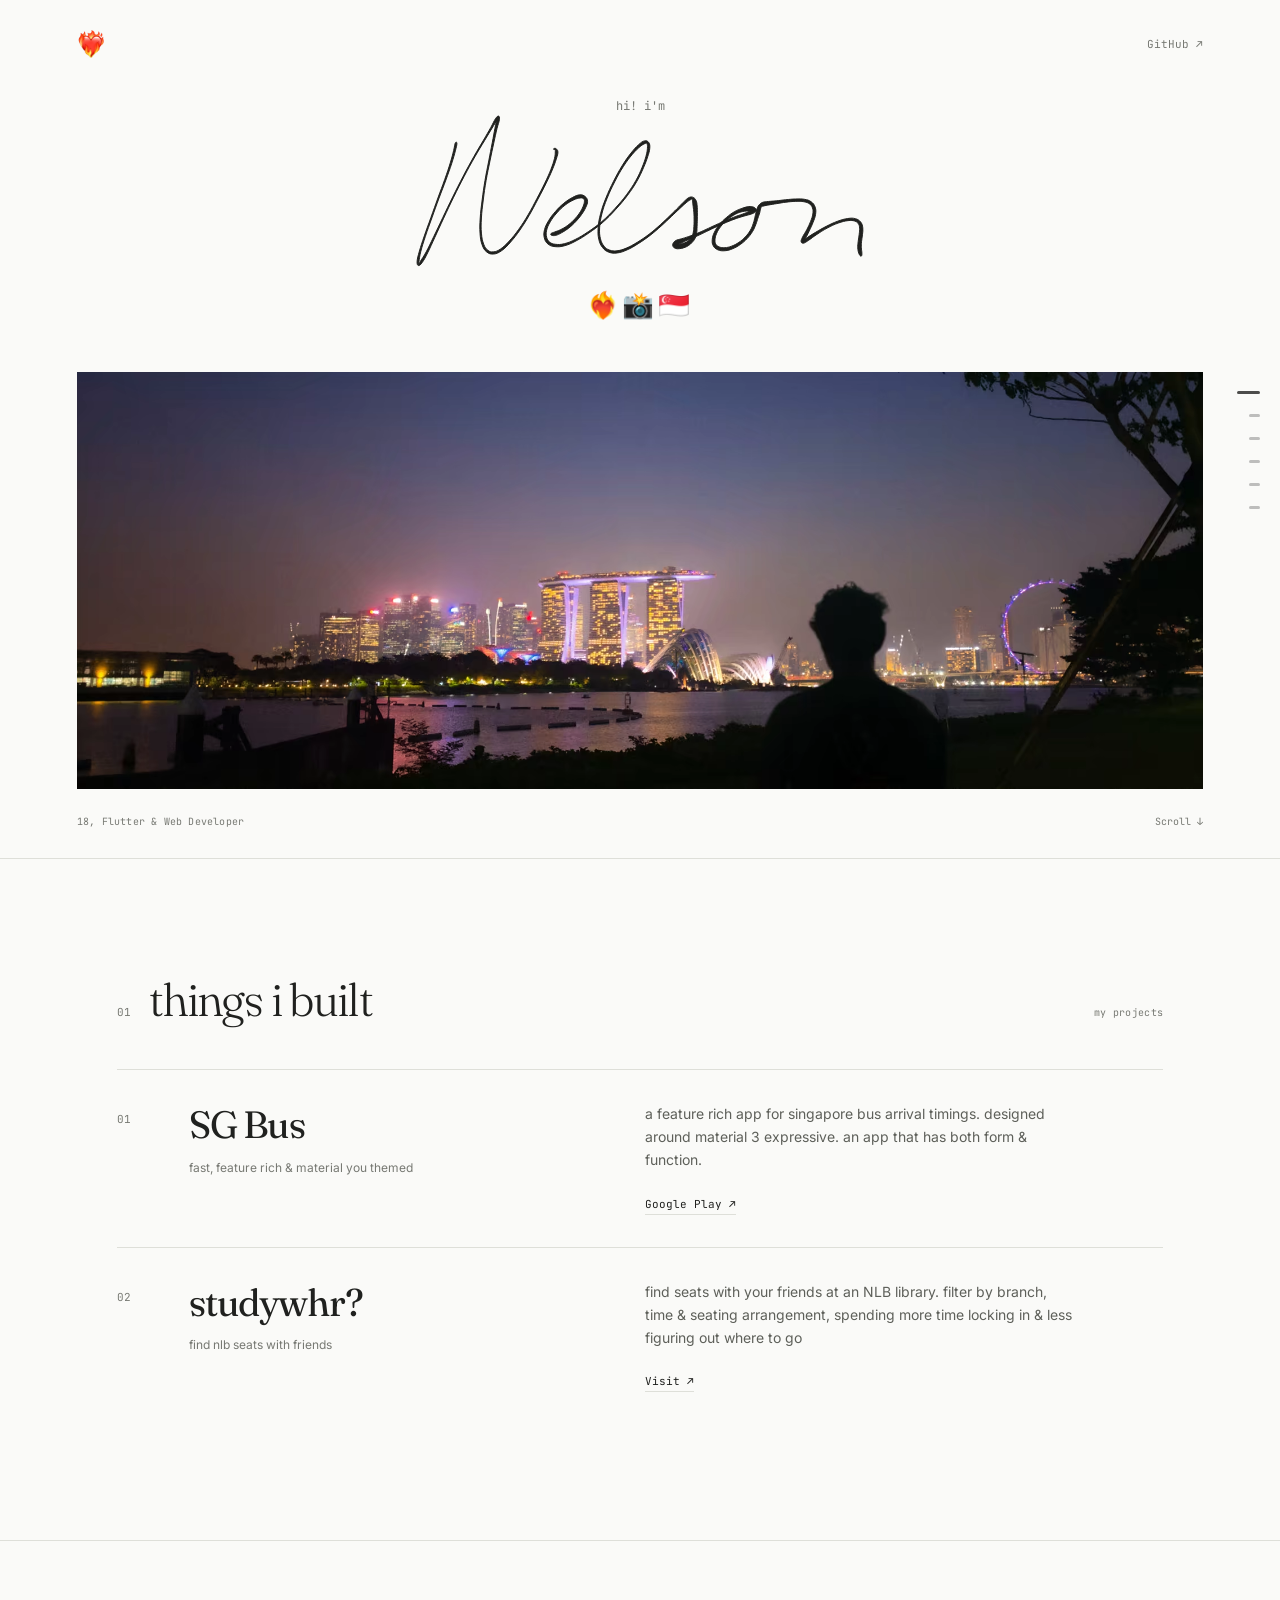
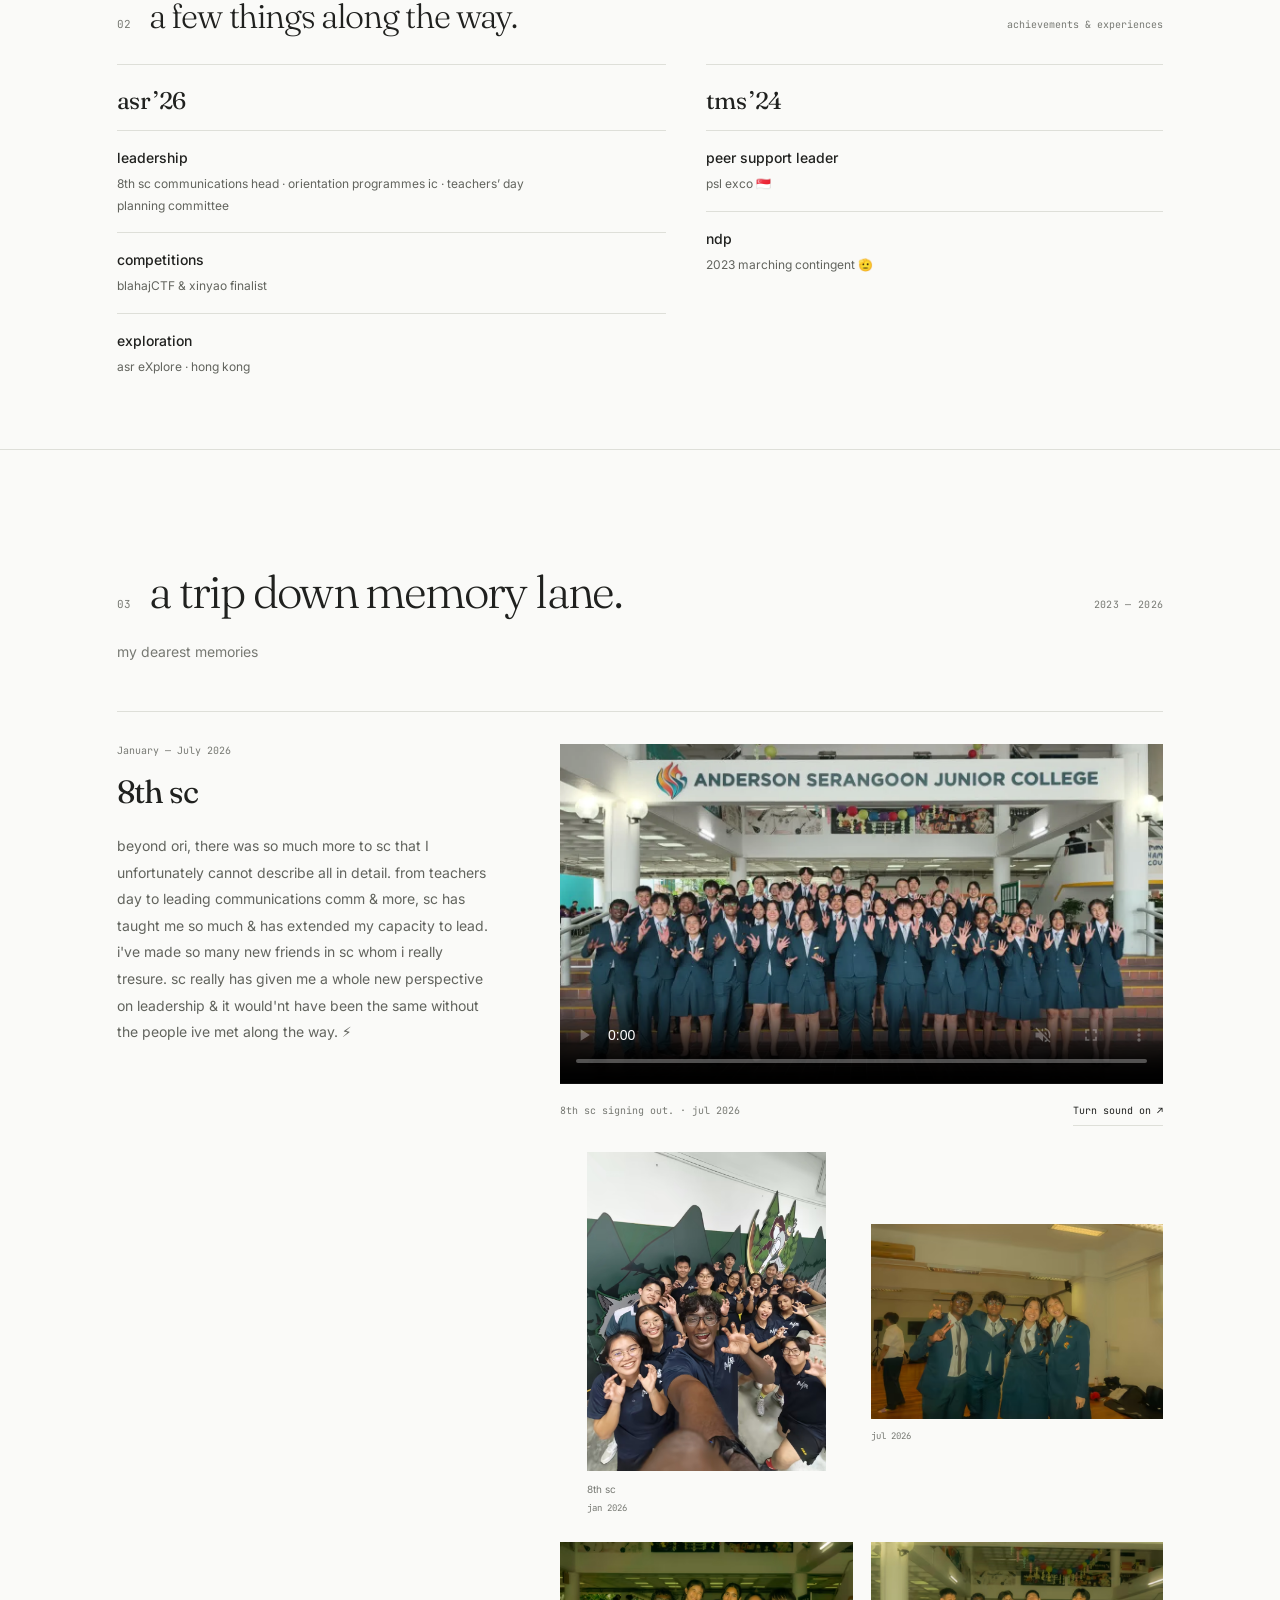
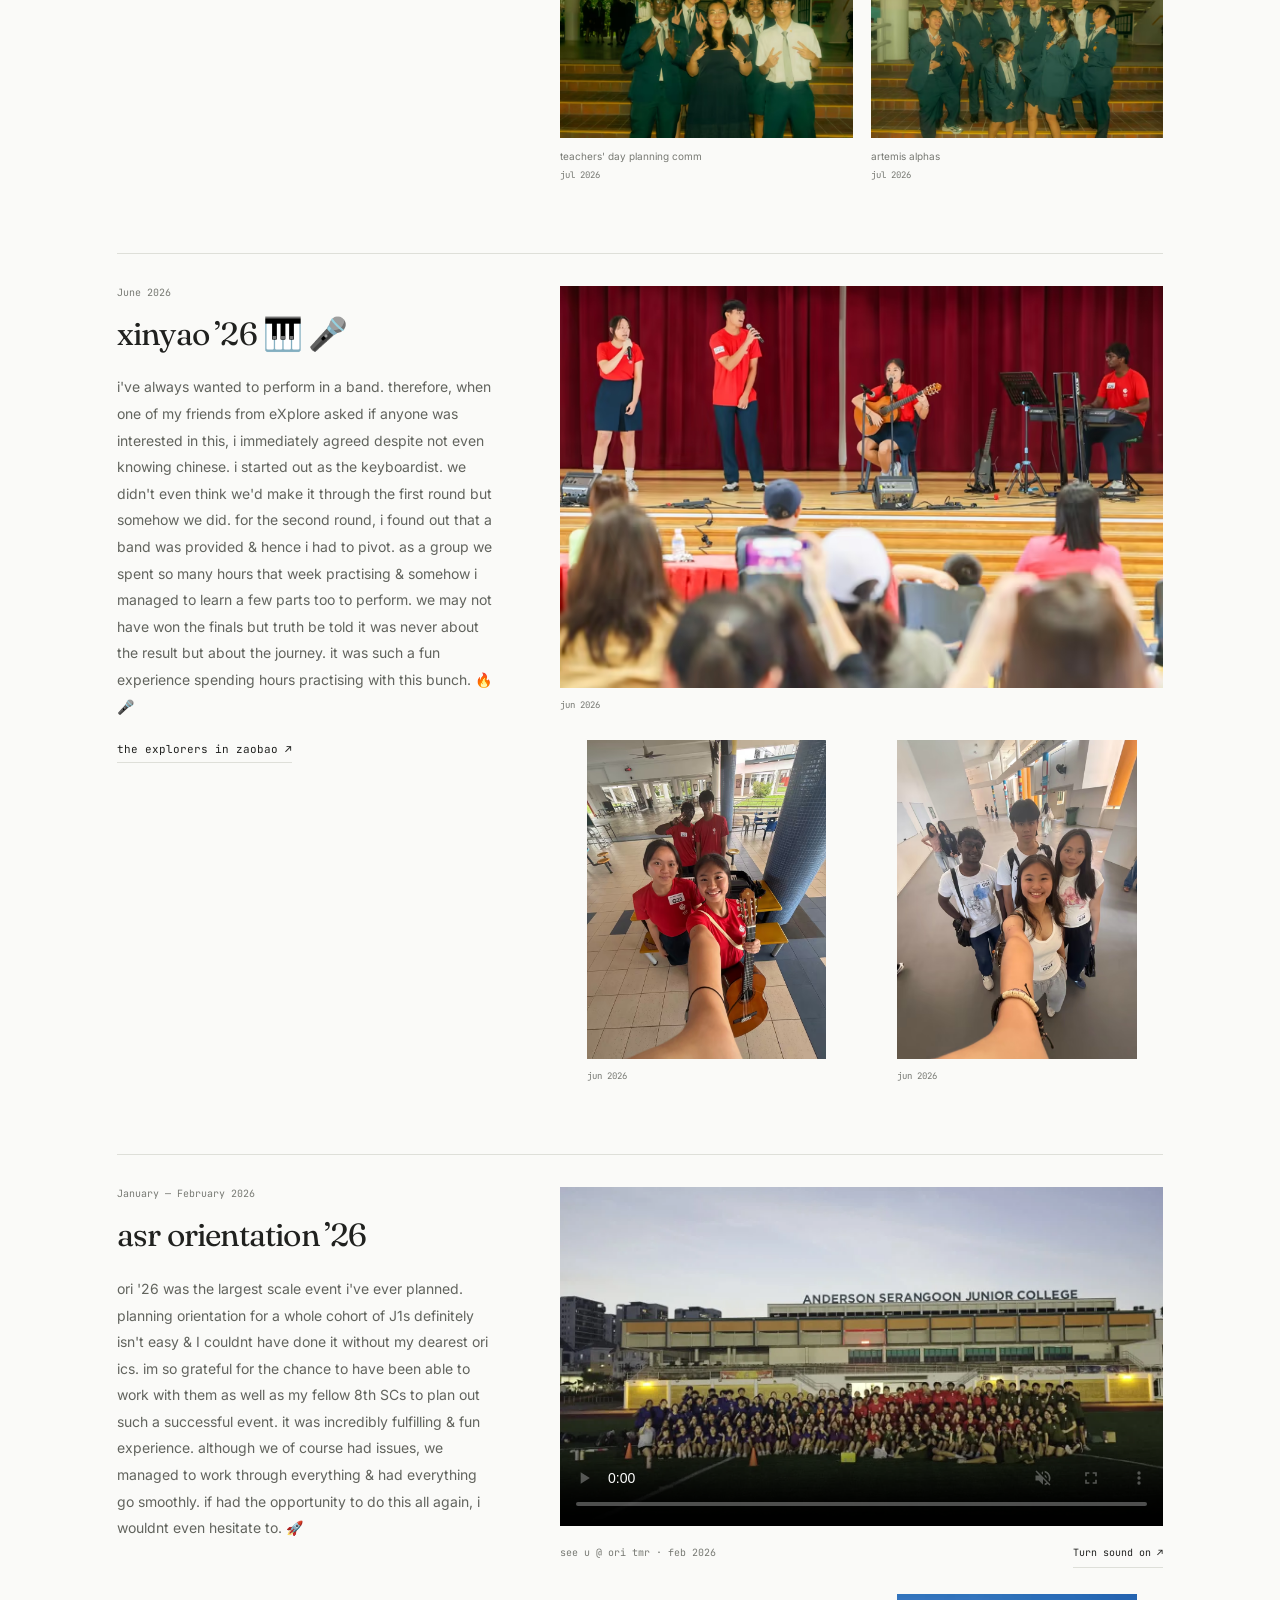
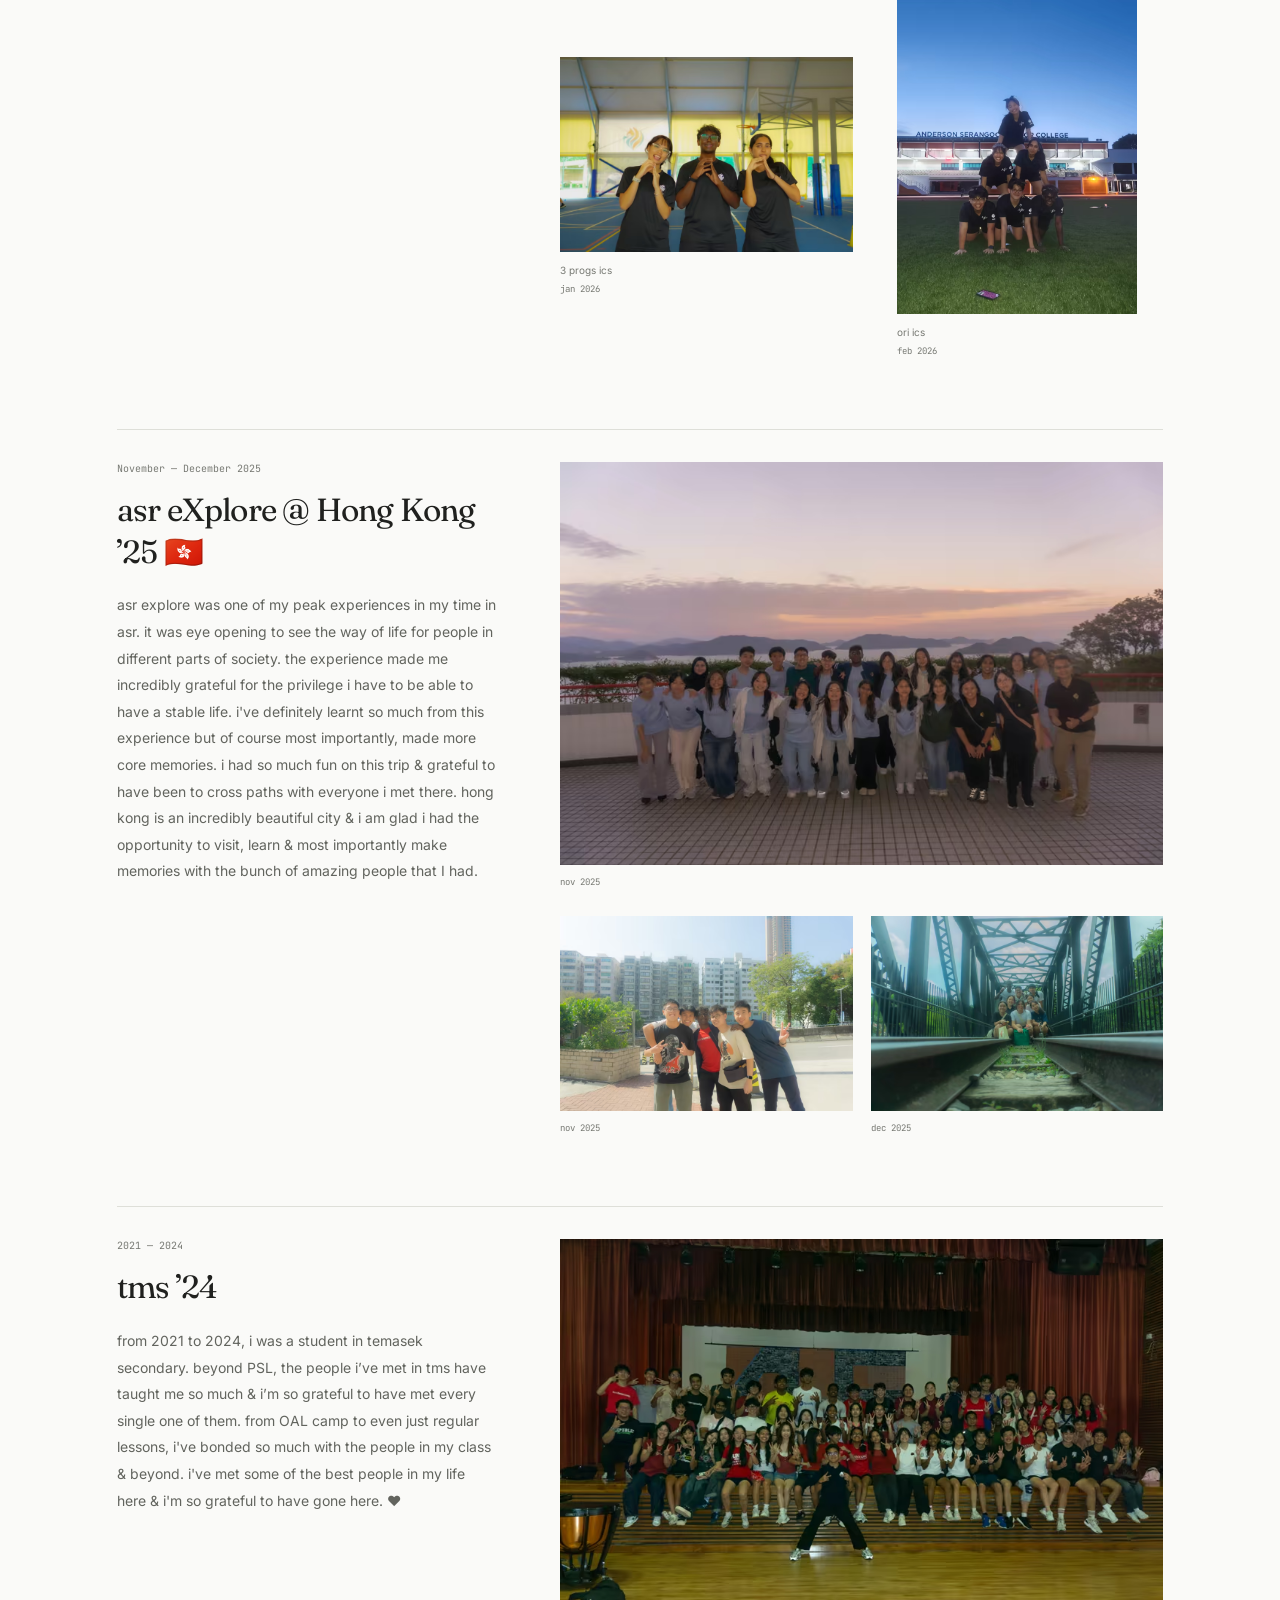
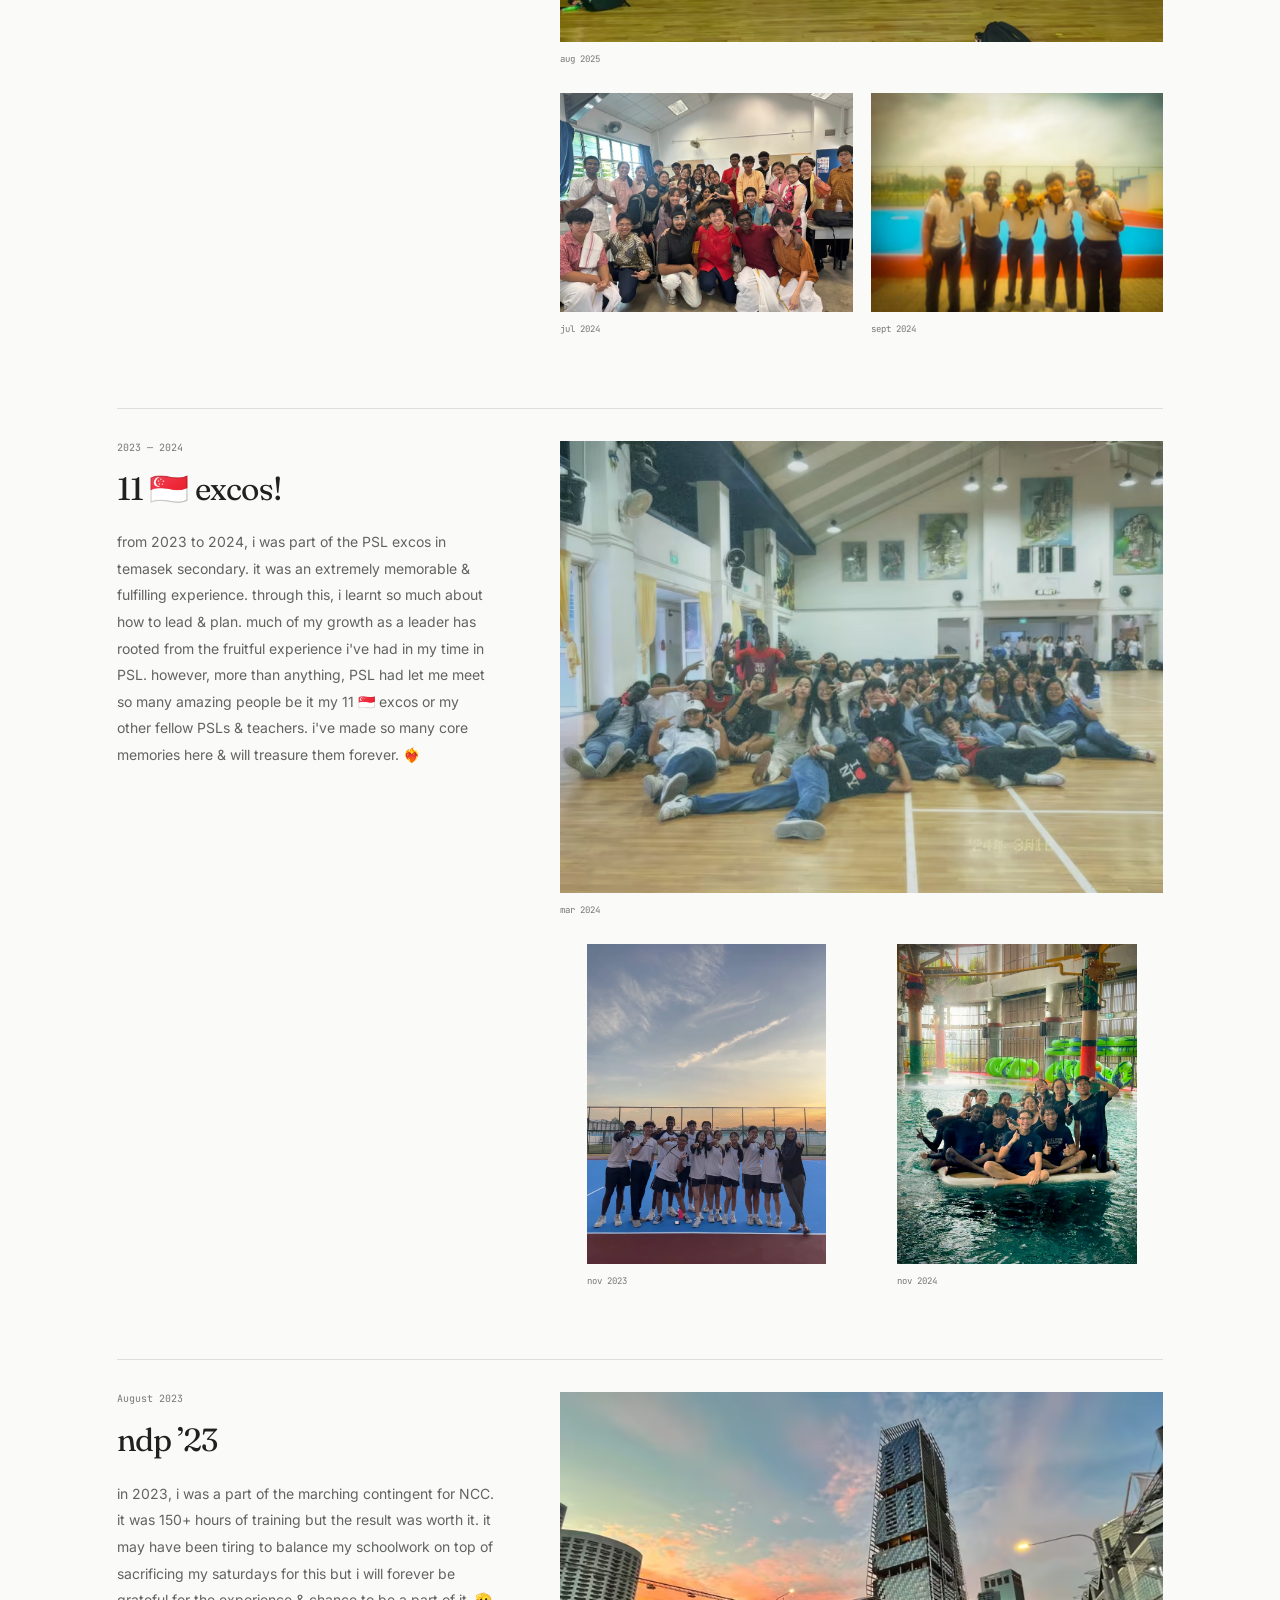
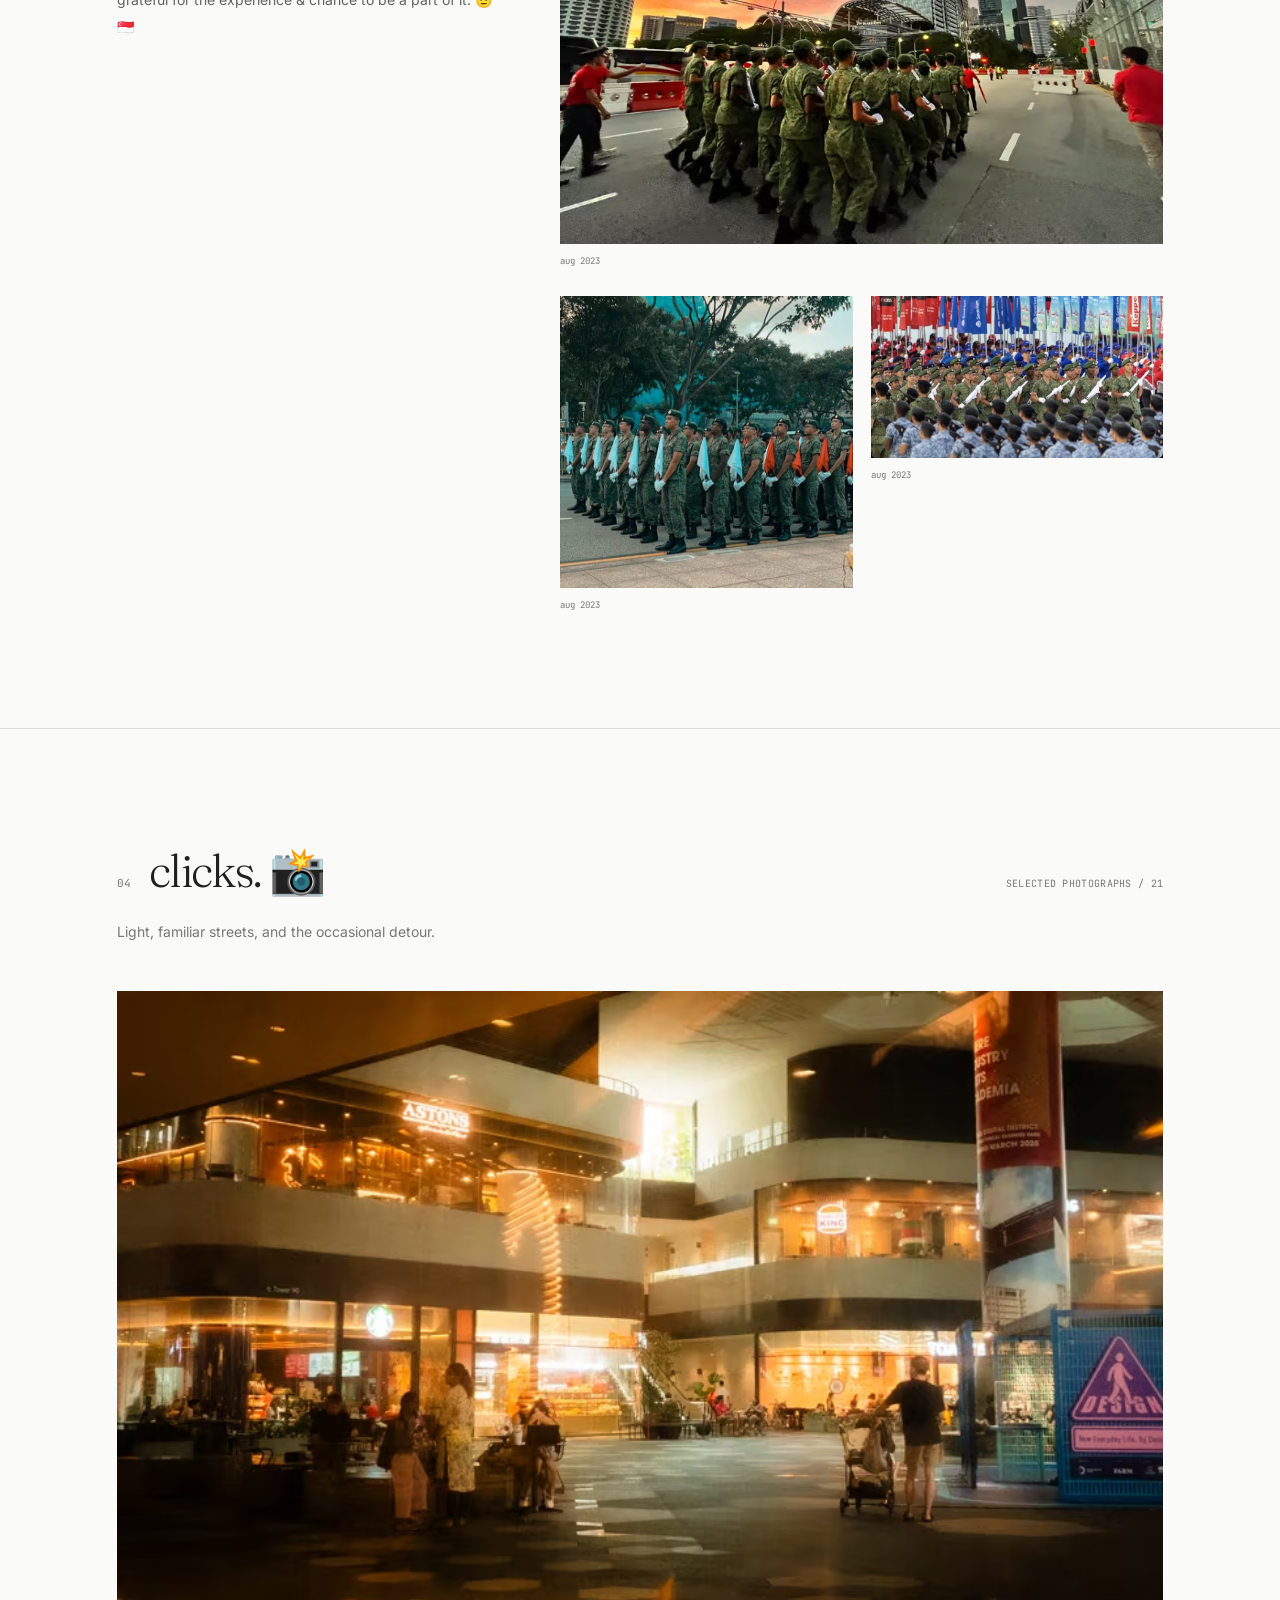
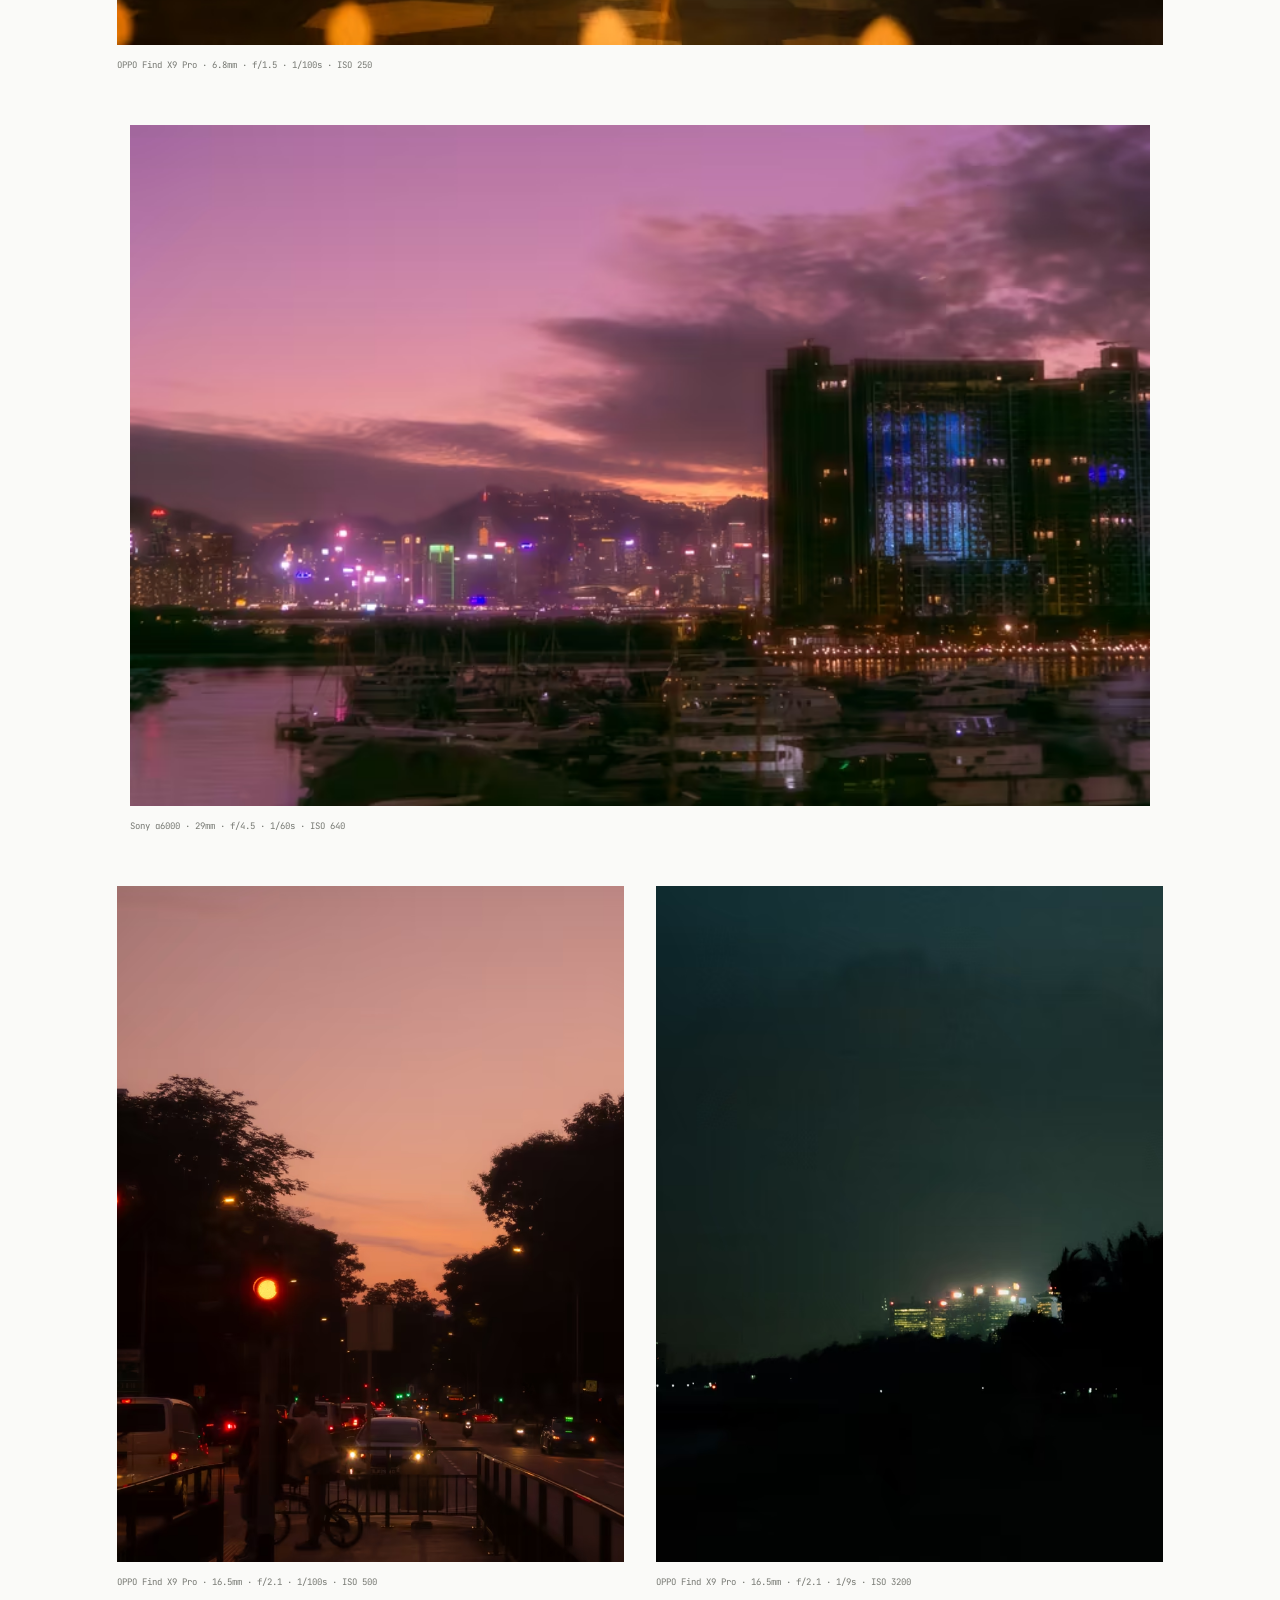
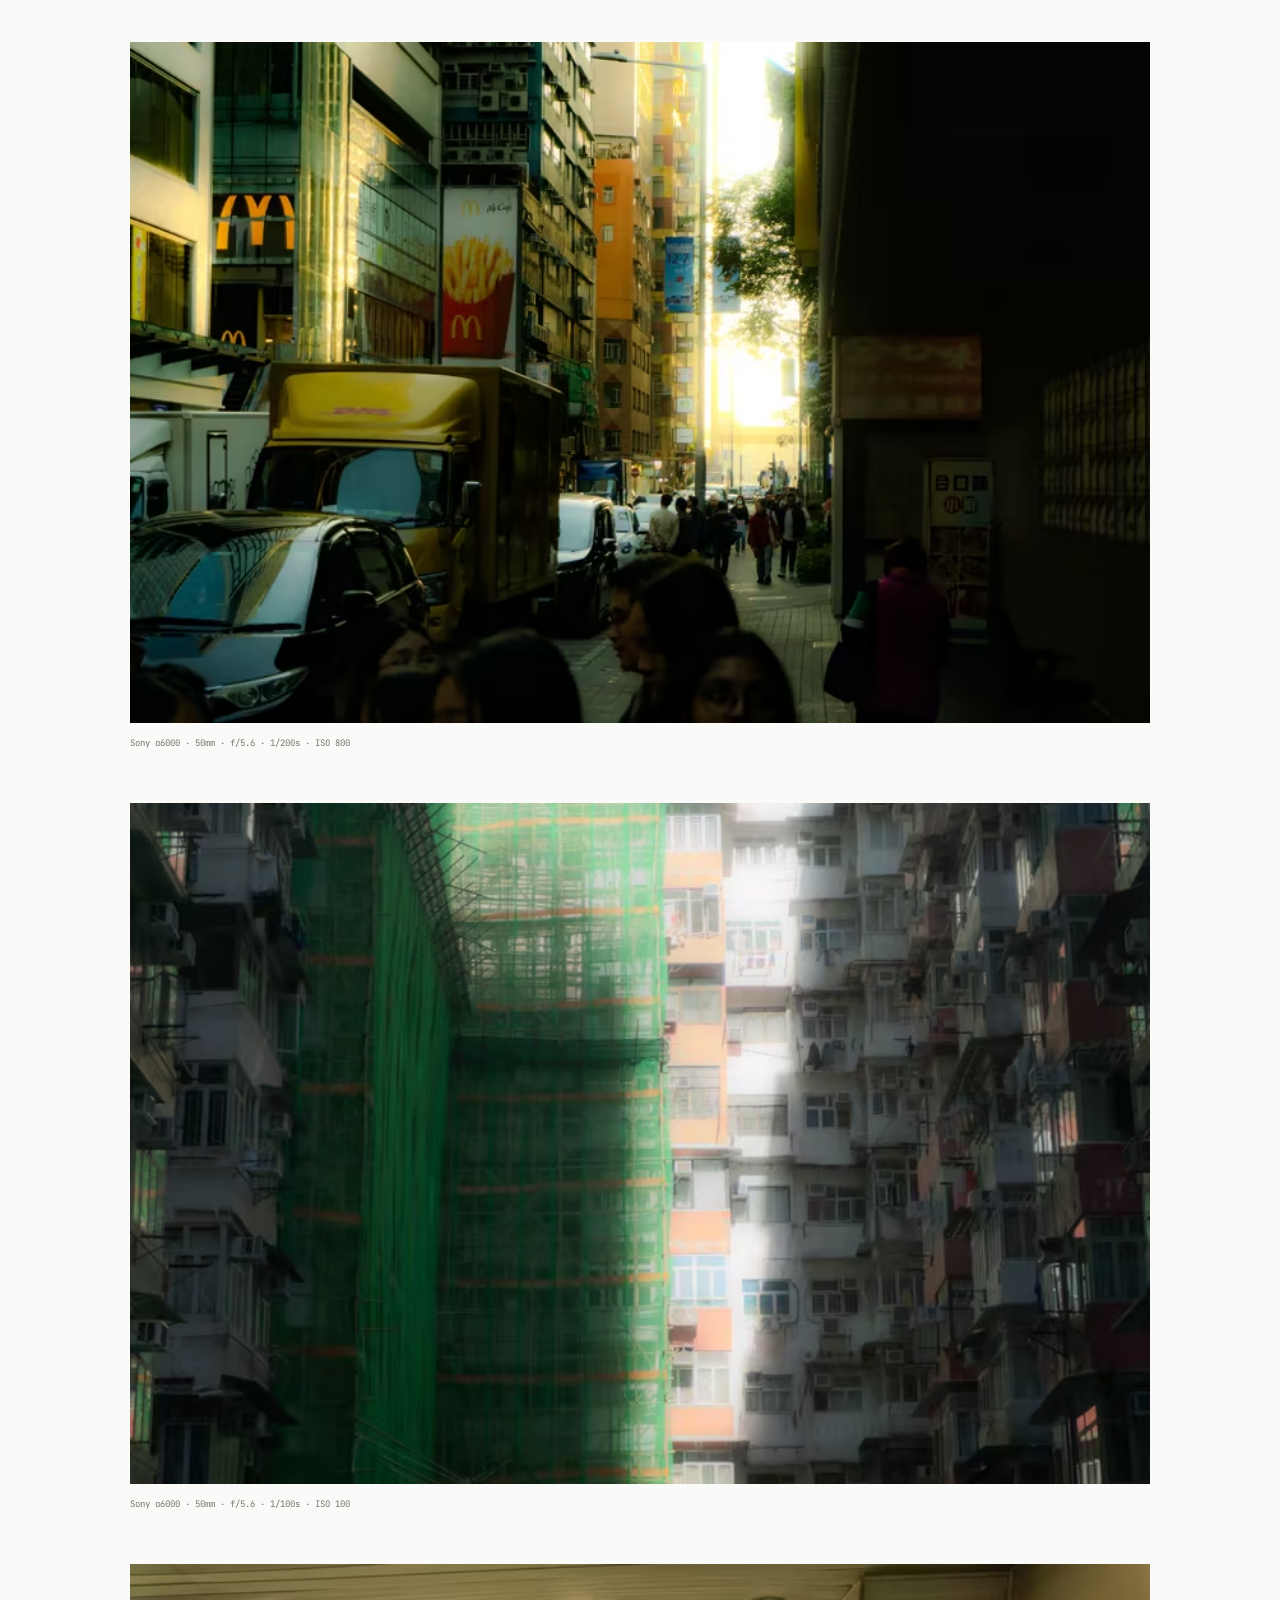
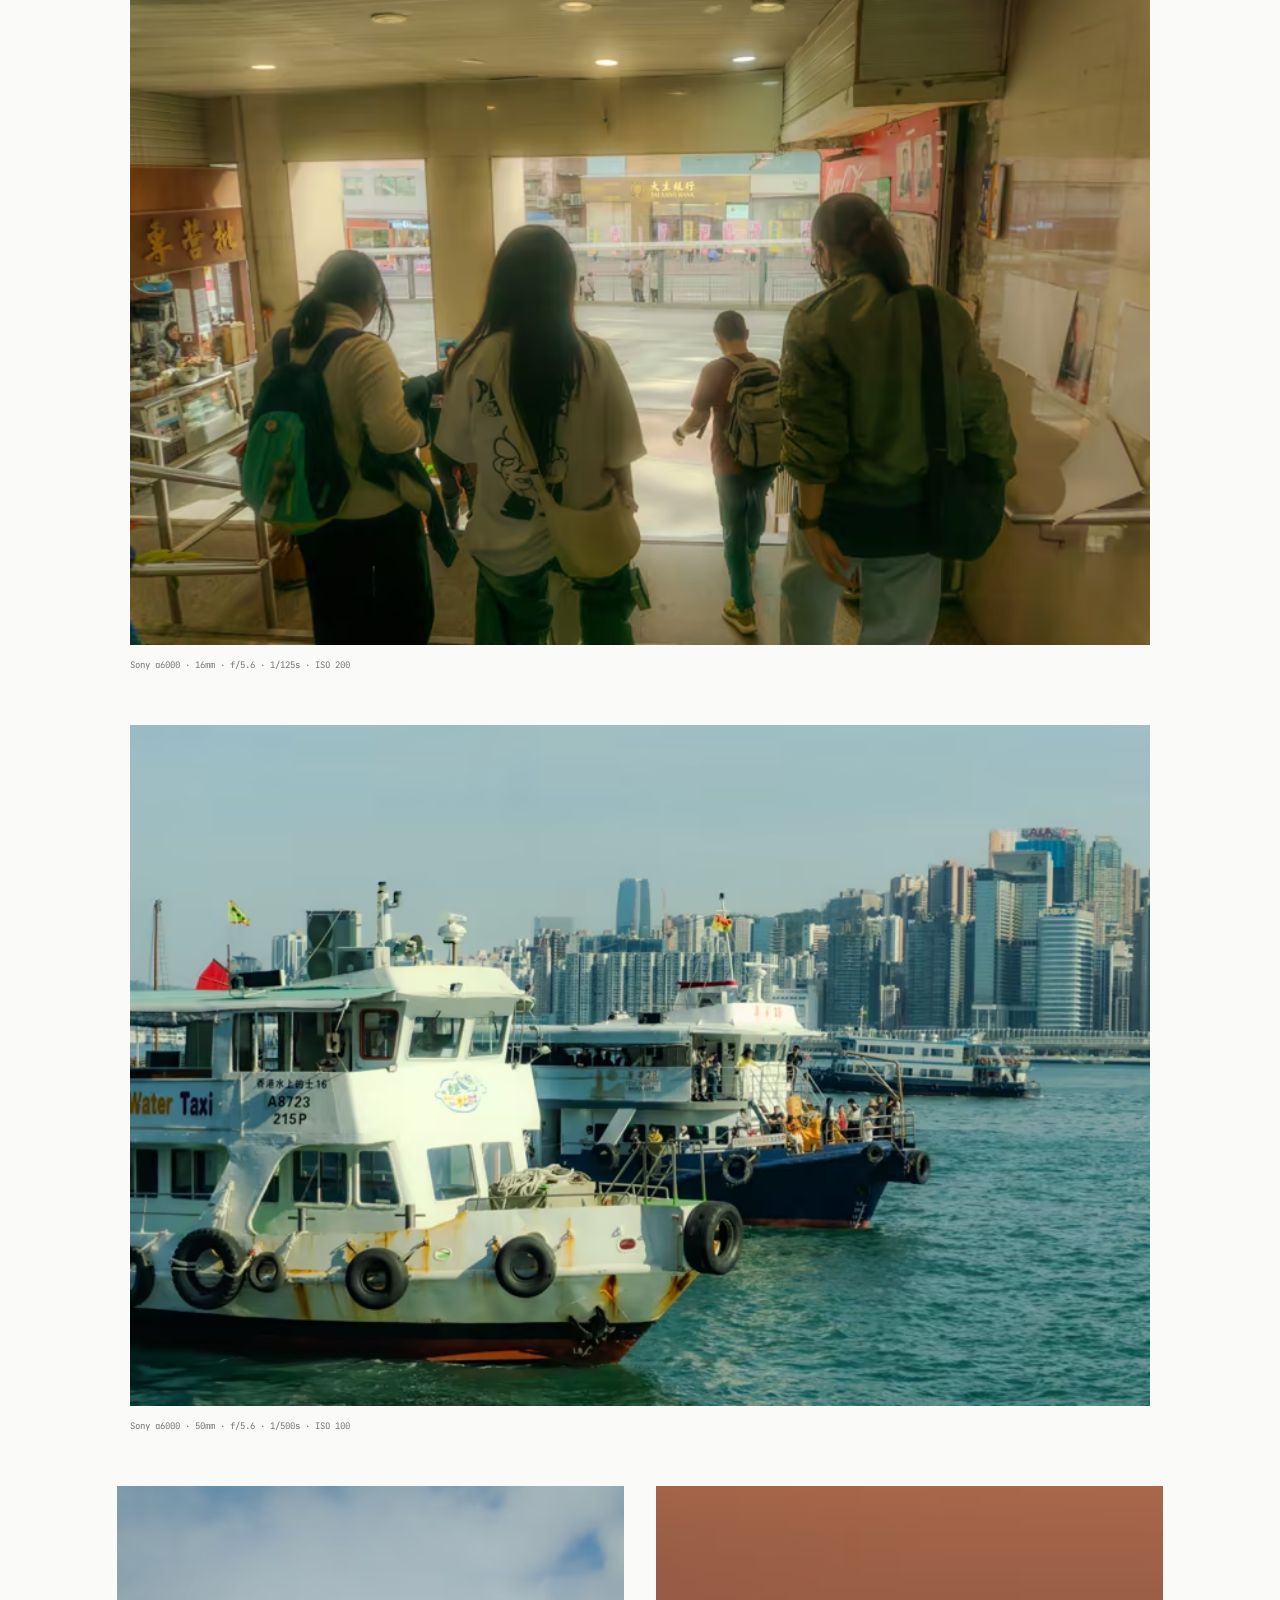
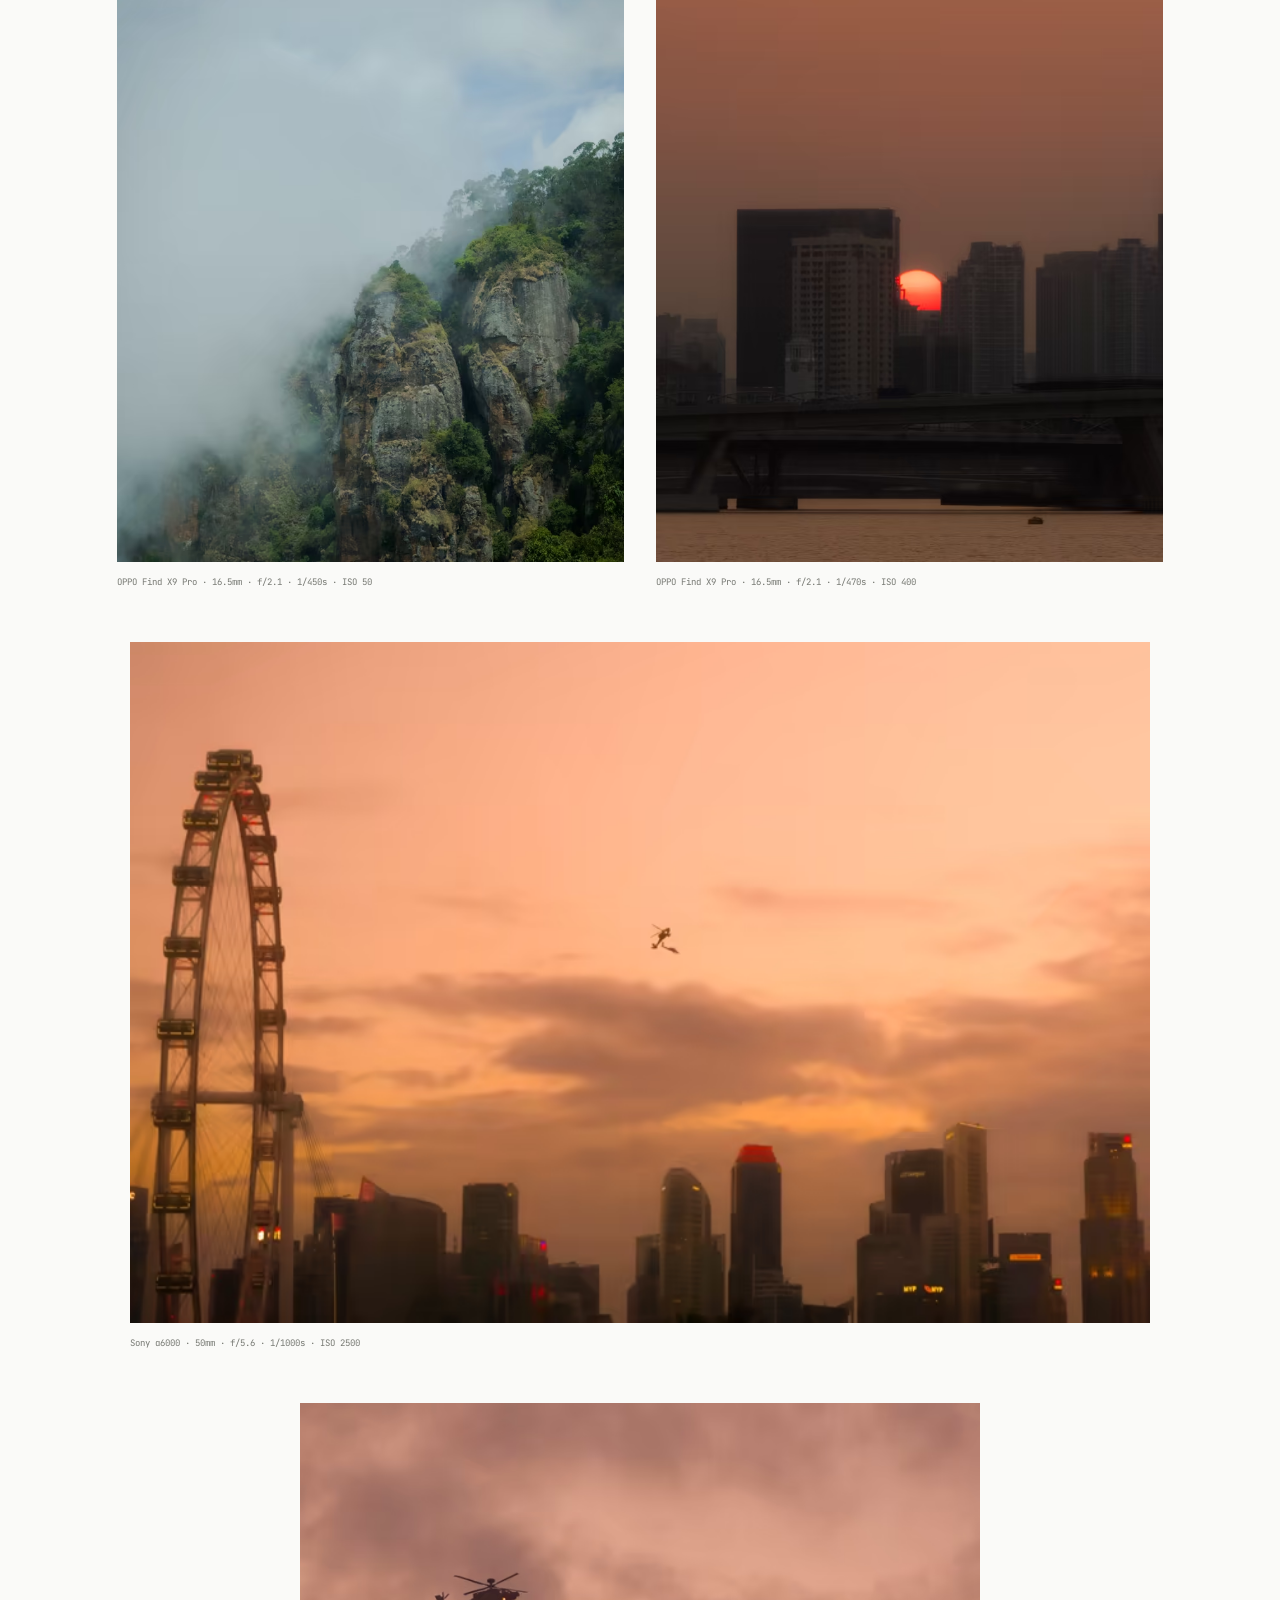
<file: index.html>
<!DOCTYPE html>
<html lang="en">
<head>
<meta charset="utf-8">
<meta name="viewport" content="width=device-width, initial-scale=1">
<title>Nelson — Web &amp; Flutter developer</title>
<meta name="description" content="Nelson is a web and Flutter developer based in Singapore. Bus timings, library seats, and a camera in between.">
<meta name="theme-color" content="#FAFAF7">
<link rel="icon" href="assets/favicon.svg" type="image/svg+xml">
<meta property="og:title" content="Nelson — Web &amp; Flutter developer">
<meta property="og:description" content="Bus timings, library seats, and a camera in between.">
<meta property="og:type" content="website">
<link rel="preconnect" href="https://fonts.googleapis.com">
<link rel="preconnect" href="https://fonts.gstatic.com" crossorigin>
<link rel="stylesheet" href="https://fonts.googleapis.com/css2?family=Fraunces:opsz,wght@9..144,300;9..144,400&family=Inter:wght@400;500&family=JetBrains+Mono:wght@400;500&display=swap">
<link rel="stylesheet" href="css/styles.css">
</head>
<body>

<a class="skip-link" href="#work">Skip to content</a>
<main>
  <!-- Hero -->
  <section class="hero" id="top" data-section="home">
    <div class="hero__stage">
      <div class="hero__media">
        <picture>
          <source type="image/avif" sizes="100vw"
            srcset="assets/img/hero-1200.avif 1200w, assets/img/hero-2000.avif 2000w, assets/img/hero-3200.avif 3200w, assets/img/hero-4800.avif 4800w">
          <source type="image/webp" sizes="100vw"
            srcset="assets/img/hero-1200.webp 1200w, assets/img/hero-2000.webp 2000w, assets/img/hero-3200.webp 3200w, assets/img/hero-4800.webp 4800w">
          <img src="assets/img/hero-2000.webp" width="7872" height="2912"
            alt="Silhouette against the Marina Bay skyline" fetchpriority="high" decoding="async">
        </picture>
      </div>
      <div class="hero__inner">
        <header class="hero__header"><img class="hero__emoji" src="assets/heart-on-fire.png" width="28" height="28" alt="❤️‍🔥"><a href="https://github.com/nelss-xyz" target="_blank" rel="noopener">GitHub ↗</a></header>
        <div class="hero__title"><p class="hero__hello">hi! i'm</p><div class="hero__name" id="hero-name" aria-hidden="true"></div><p class="hero__intro">❤️‍🔥📸🇸🇬</p></div>
        <div class="hero__meta">
          <p class="hero__role"><span id="age">18</span>, Flutter &amp; Web Developer</p>
          <button class="hero__cue" type="button" data-target="work">Scroll ↓</button>
        </div>
      </div>
    </div>
    <h1 class="sr-only">Nelson — Web &amp; Flutter developer based in Singapore</h1>
  </section>

  <!-- Work -->
  <section class="section" id="work" data-section="work">
    <div class="wrap">
      <div class="section-head">
        <span class="idx">01</span>
        <h2>things i built</h2><span class="section-note">my projects</span>
      </div>
      <div class="work" id="work-grid"></div>
    </div>
  </section>

  <section class="section section--experience" id="experience" data-section="experiences">
    <div class="wrap">
      <div class="section-head">
        <span class="idx">02</span>
        <h2>a few things along the way.</h2><span class="experience-caption">achievements &amp; experiences</span>
      </div>
      <div class="experience-grid">
        <article class="experience-group">
          <h3>asr ’26</h3>
          <dl class="experience-rows">
            <div><dt>leadership</dt><dd>8th sc communications head · orientation programmes ic · teachers’ day planning committee</dd></div>
            <div><dt>competitions</dt><dd>blahajCTF &amp; xinyao finalist</dd></div>
            <div><dt>exploration</dt><dd>asr eXplore · hong kong</dd></div>
          </dl>
        </article>
        <article class="experience-group">
          <h3>tms ’24</h3>
          <dl class="experience-rows">
            <div><dt>peer support leader</dt><dd>psl exco 🇸🇬</dd></div>
            <div><dt>ndp</dt><dd>2023 marching contingent 🫡</dd></div>
          </dl>
        </article>
      </div>
    </div>
  </section>

  <!-- Life -->
  <section class="section" id="life" data-section="life">
    <div class="wrap">
      <div class="section-head">
        <span class="idx">03</span>
        <h2>a trip down memory lane.</h2><span class="section-note">2023 — 2026</span>
      </div>
      <p class="section-intro">my dearest memories</p>
      <ol class="timeline" id="timeline"></ol>
    </div>
  </section>

  <!-- Lens -->
  <section class="section" id="lens" data-section="clicks">
    <div class="wrap">
      <div class="section-head">
        <span class="idx">04</span>
        <h2>clicks. 📸</h2><span class="section-note">Selected photographs / 21</span>
      </div>
      <p class="section-intro">Light, familiar streets, and the occasional detour.</p>
      <div class="lens" id="lens-grid"></div>
    </div>
  </section>

  <!-- Contact -->
  <footer class="site-foot" id="contact" data-section="say hi">
    <div class="wrap">
      <p class="foot__lead">Say hello.</p>
      <div class="foot__links" id="contact-links"></div>
      <div class="foot__base">
        <span>© <span id="year"></span> Nelson · nelss.xyz</span>
      </div>
    </div>
  </footer>
</main>

<nav class="rail" id="rail" aria-label="Jump to section"></nav>

<div class="lb" id="lightbox" role="dialog" aria-modal="true" aria-label="Image viewer" hidden>
  <div class="lb__stage">
    <img id="lb-img" alt="">
  </div>
  <div class="lb__meta">
    <span id="lb-meta"></span>
    <span id="lb-original"></span>
  </div>
  <button class="lb__close" id="lb-close" aria-label="Close">Close ✕</button>
  <button class="lb__nav lb__nav--prev" id="lb-prev" aria-label="Previous">←</button>
  <button class="lb__nav lb__nav--next" id="lb-next" aria-label="Next">→</button>
</div>

<noscript><p class="wrap" style="padding:40px 0">This page needs JavaScript to show the photographs.</p></noscript>

<script src="js/manifest.js"></script>
<script src="js/name-svg.js"></script>
<script src="js/data.js"></script>
<script src="js/main.js"></script>
</body>
</html>
</file>
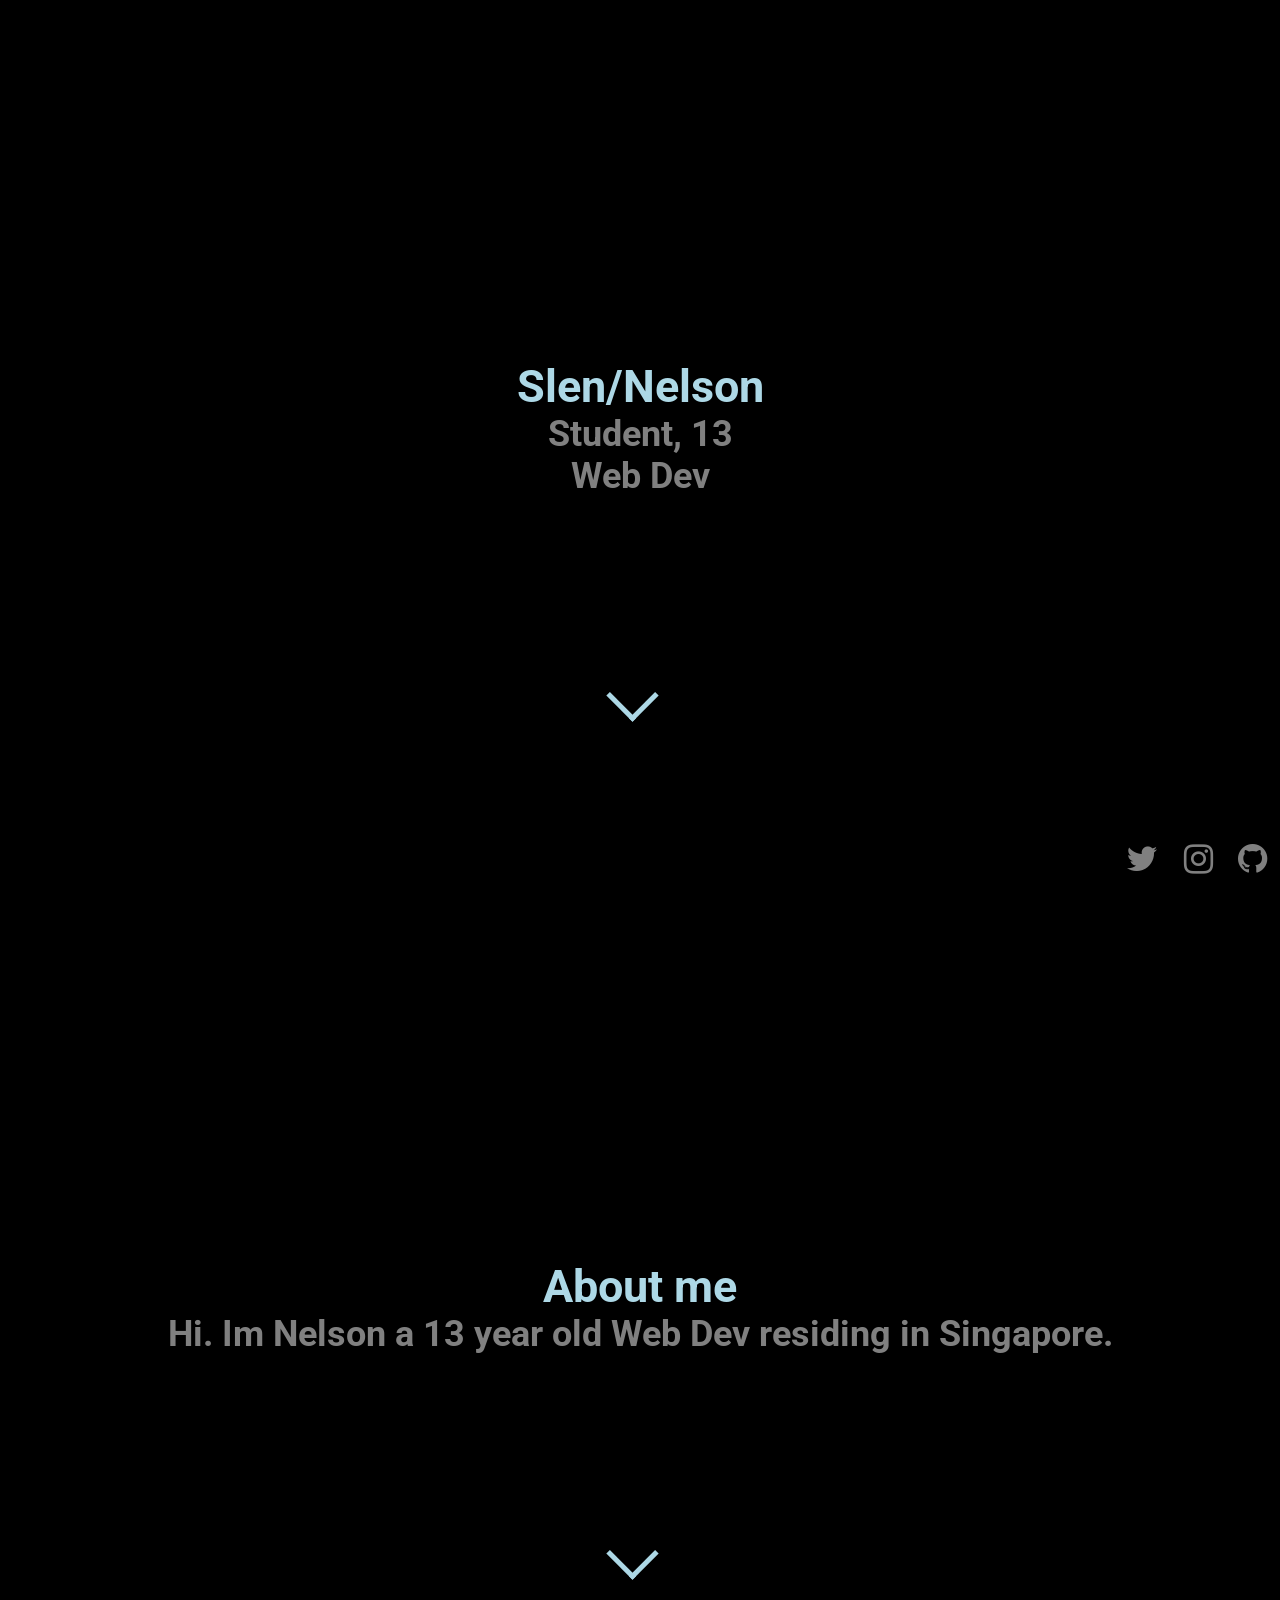
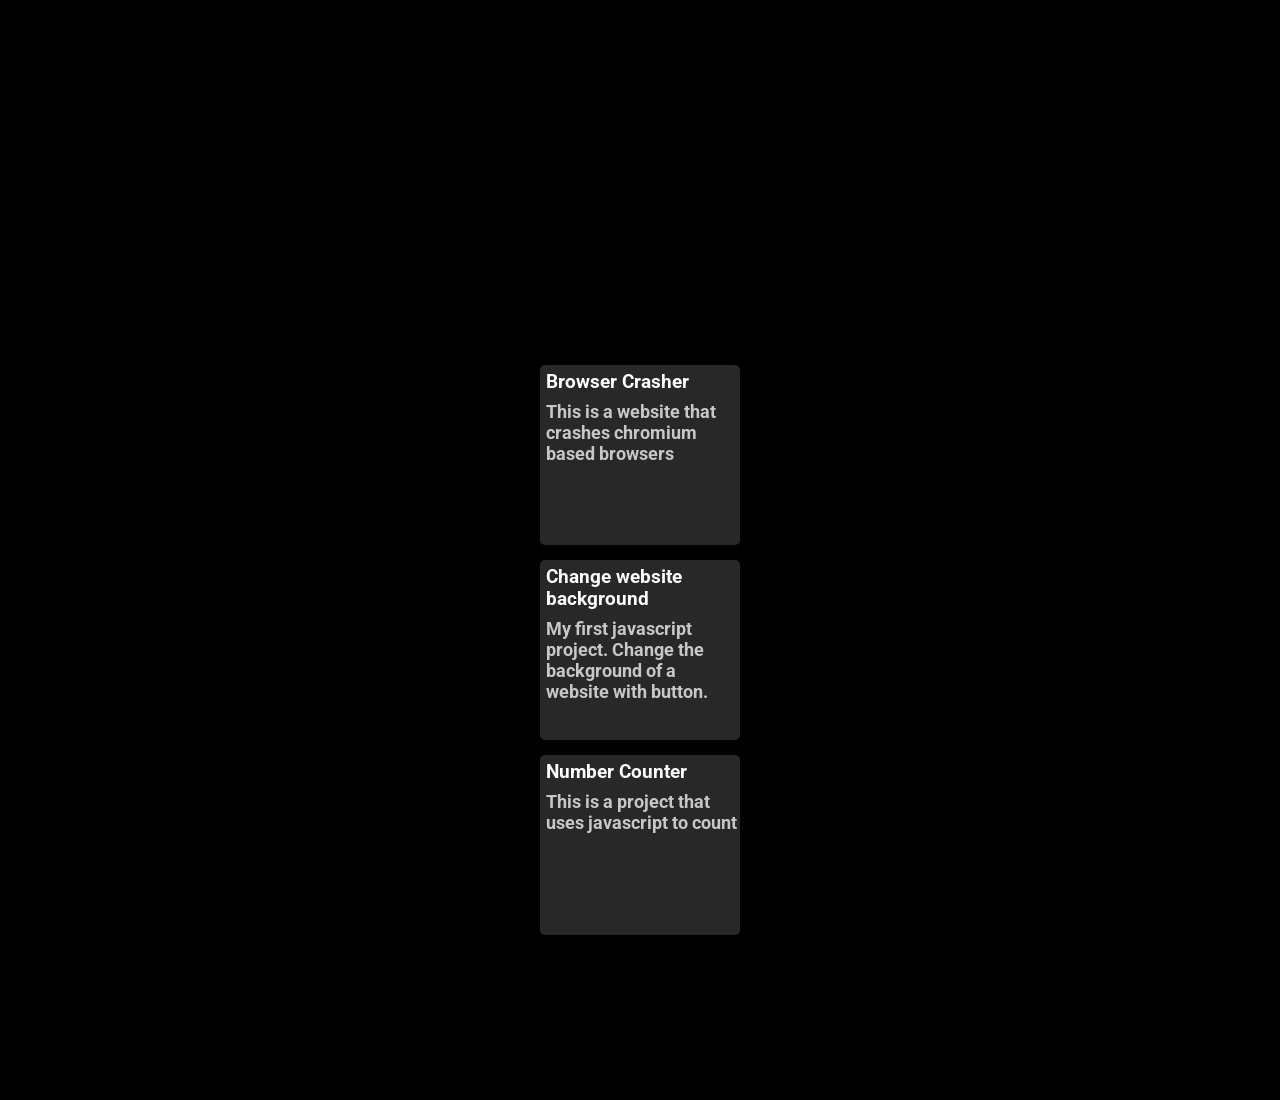
<file: legacy/beta/index.html>
<!DOCTYPE html>
<html>
  <head>
    <title>Nelson | Web Dev</title>
    <link rel="stylesheet" href="./styles.css">
    <link rel="preconnect" href="https://fonts.gstatic.com"> 
    <link href="https://fonts.googleapis.com/css2?family=Roboto:wght@100&display=swap" rel="stylesheet">
    <link rel="icon" href="data:,">
    <link rel="stylesheet" href="https://cdnjs.cloudflare.com/ajax/libs/font-awesome/4.7.0/css/font-awesome.min.css">
  </head>
  <body>
    <div class="page">
      <section class="home" id="home">
         <h1 class="content-home content title">Slen/Nelson</h1>
         <h3 class="content-home content">Student,  13</h3>
         <h3 class="content-home content">Web Dev</h3>
         <a href="#about"><div class="arrow"></div></a>
      </section>
      <section class="about" id="about">
        <h1 class="content-about content title">About me</h1>
        <h3 class="content-about content"> Hi. Im Nelson a 13 year old Web Dev residing in Singapore. </h3>
        <a href="#projects"><div class="arrow"></div></a>
      </section>  
          <nav class="nav">
          <div class="social">
            <a target="blank" href="https://twitter.com/slenplayz" class="fa fa-twitter"></a>
            <a target="blank" href="https://www.instagram.com/slenplayz/" class="fa fa-instagram"></a>
            <a target="blank" href="https://github.com/SlenPlayz" class="fa fa-github"></a>
          </div>
          
        </nav>
        <section class="projects" id="projects">
          <div class="projectWrapper">
            <div>
                <a class="projectLink" href='./../projects/browser-crash/'>
                    <div class="projectDiv">
                        <h3 class="projectTitle">Browser Crasher</h3>
                        <h6 class="projectSnippet">This is a website that crashes chromium based browsers</h6>
                    </div>
                </a>
            </div>
    
            <div>
                <a class="projectLink" href='./../projects/change-website-bg/'>
                    <div class="projectDiv">
                        <h3 class="projectTitle">Change website background</h3>
                        <h6 class="projectSnippet">My first javascript project. Change the background of a website with button.</h6>
                    </div>
                </a>
            </div>
    
            <div>
                <a class="projectLink" href='./../projects/counter/'>
                    <div class="projectDiv">
                        <h3 class="projectTitle">Number Counter</h3>
                        <h6 class="projectSnippet">This is a project that uses javascript to count</h6>
                    </div>
                </a>
            </div>
        </div>
      </section>
    </div>
  </body>
</html>
</file>
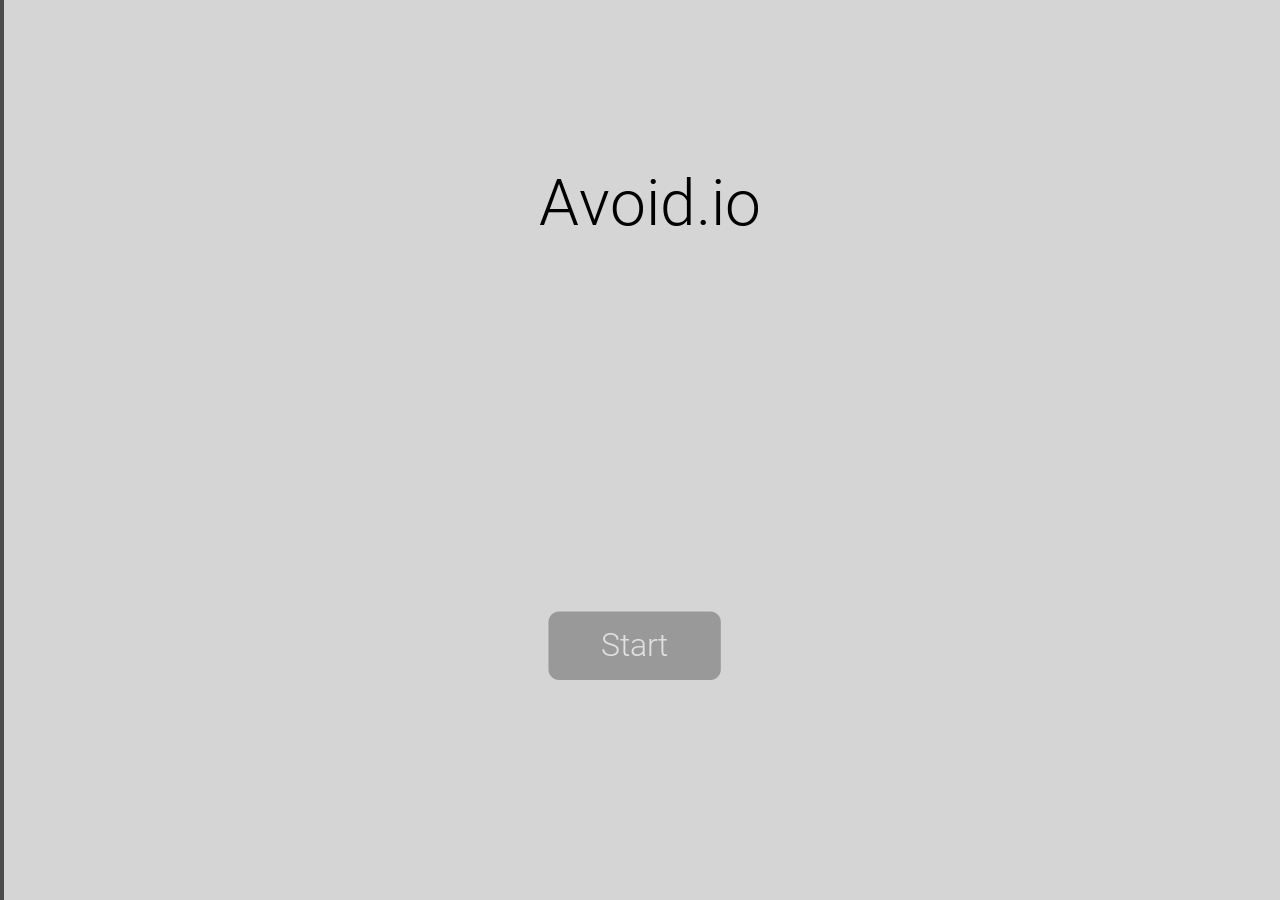
<file: legacy/games/Avoid/index.html>
<!DOCTYPE html>
<html xmlns='http://www.w3.org/1999/xhtml' lang='' xml:lang=''>
<head>
	<meta charset='utf-8' />
	<meta name='viewport' content='width=device-width, user-scalable=no' />
	<link id='-gd-engine-icon' rel='icon' type='image/png' href='favicon.png' />
	<title>Avoid.io</title>
	<style type='text/css'>

		body {
			touch-action: none;
			margin: 0;
			border: 0 none;
			padding: 0;
			text-align: center;
			background-color: black;
		}

		#canvas {
			display: block;
			margin: 0;
			color: white;
		}

		#canvas:focus {
			outline: none;
		}

		.godot {
			font-family: 'Noto Sans', 'Droid Sans', Arial, sans-serif;
			color: #e0e0e0;
			background-color: #3b3943;
			background-image: linear-gradient(to bottom, #403e48, #35333c);
			border: 1px solid #45434e;
			box-shadow: 0 0 1px 1px #2f2d35;
		}


		/* Status display
		 * ============== */

		#status {
			position: absolute;
			left: 0;
			top: 0;
			right: 0;
			bottom: 0;
			display: flex;
			justify-content: center;
			align-items: center;
			/* don't consume click events - make children visible explicitly */
			visibility: hidden;
		}

		#status-progress {
			width: 366px;
			height: 7px;
			background-color: #38363A;
			border: 1px solid #444246;
			padding: 1px;
			box-shadow: 0 0 2px 1px #1B1C22;
			border-radius: 2px;
			visibility: visible;
		}

		@media only screen and (orientation:portrait) {
			#status-progress {
				width: 61.8%;
			}
		}

		#status-progress-inner {
			height: 100%;
			width: 0;
			box-sizing: border-box;
			transition: width 0.5s linear;
			background-color: #202020;
			border: 1px solid #222223;
			box-shadow: 0 0 1px 1px #27282E;
			border-radius: 3px;
		}

		#status-indeterminate {
			visibility: visible;
			position: relative;
		}

		#status-indeterminate > div {
			width: 4.5px;
			height: 0;
			border-style: solid;
			border-width: 9px 3px 0 3px;
			border-color: #2b2b2b transparent transparent transparent;
			transform-origin: center 21px;
			position: absolute;
		}

		#status-indeterminate > div:nth-child(1) { transform: rotate( 22.5deg); }
		#status-indeterminate > div:nth-child(2) { transform: rotate( 67.5deg); }
		#status-indeterminate > div:nth-child(3) { transform: rotate(112.5deg); }
		#status-indeterminate > div:nth-child(4) { transform: rotate(157.5deg); }
		#status-indeterminate > div:nth-child(5) { transform: rotate(202.5deg); }
		#status-indeterminate > div:nth-child(6) { transform: rotate(247.5deg); }
		#status-indeterminate > div:nth-child(7) { transform: rotate(292.5deg); }
		#status-indeterminate > div:nth-child(8) { transform: rotate(337.5deg); }

		#status-notice {
			margin: 0 100px;
			line-height: 1.3;
			visibility: visible;
			padding: 4px 6px;
			visibility: visible;
		}
	</style>

</head>
<body>
	<canvas id='canvas'>
		HTML5 canvas appears to be unsupported in the current browser.<br />
		Please try updating or use a different browser.
	</canvas>
	<div id='status'>
		<div id='status-progress' style='display: none;' oncontextmenu='event.preventDefault();'><div id ='status-progress-inner'></div></div>
		<div id='status-indeterminate' style='display: none;' oncontextmenu='event.preventDefault();'>
			<div></div>
			<div></div>
			<div></div>
			<div></div>
			<div></div>
			<div></div>
			<div></div>
			<div></div>
		</div>
		<div id='status-notice' class='godot' style='display: none;'></div>
	</div>

	<script type='text/javascript' src='index.js'></script>
	<script type='text/javascript'>//<![CDATA[

		const GODOT_CONFIG = {"args":[],"canvasResizePolicy":2,"executable":"index","experimentalVK":true,"fileSizes":{"index.pck":2112624,"index.wasm":12666830},"gdnativeLibs":[]};
		var engine = new Engine(GODOT_CONFIG);

		(function() {
			const INDETERMINATE_STATUS_STEP_MS = 100;
			var statusProgress = document.getElementById('status-progress');
			var statusProgressInner = document.getElementById('status-progress-inner');
			var statusIndeterminate = document.getElementById('status-indeterminate');
			var statusNotice = document.getElementById('status-notice');

			var initializing = true;
			var statusMode = 'hidden';

			var animationCallbacks = [];
			function animate(time) {
				animationCallbacks.forEach(callback => callback(time));
				requestAnimationFrame(animate);
			}
			requestAnimationFrame(animate);

			function setStatusMode(mode) {

				if (statusMode === mode || !initializing)
					return;
				[statusProgress, statusIndeterminate, statusNotice].forEach(elem => {
					elem.style.display = 'none';
				});
				animationCallbacks = animationCallbacks.filter(function(value) {
					return (value != animateStatusIndeterminate);
				});
				switch (mode) {
					case 'progress':
						statusProgress.style.display = 'block';
						break;
					case 'indeterminate':
						statusIndeterminate.style.display = 'block';
						animationCallbacks.push(animateStatusIndeterminate);
						break;
					case 'notice':
						statusNotice.style.display = 'block';
						break;
					case 'hidden':
						break;
					default:
						throw new Error('Invalid status mode');
				}
				statusMode = mode;
			}

			function animateStatusIndeterminate(ms) {
				var i = Math.floor(ms / INDETERMINATE_STATUS_STEP_MS % 8);
				if (statusIndeterminate.children[i].style.borderTopColor == '') {
					Array.prototype.slice.call(statusIndeterminate.children).forEach(child => {
						child.style.borderTopColor = '';
					});
					statusIndeterminate.children[i].style.borderTopColor = '#dfdfdf';
				}
			}

			function setStatusNotice(text) {
				while (statusNotice.lastChild) {
					statusNotice.removeChild(statusNotice.lastChild);
				}
				var lines = text.split('\n');
				lines.forEach((line) => {
					statusNotice.appendChild(document.createTextNode(line));
					statusNotice.appendChild(document.createElement('br'));
				});
			};

			function displayFailureNotice(err) {
				var msg = err.message || err;
				console.error(msg);
				setStatusNotice(msg);
				setStatusMode('notice');
				initializing = false;
			};

			if (!Engine.isWebGLAvailable()) {
				displayFailureNotice('WebGL not available');
			} else {
				setStatusMode('indeterminate');
				engine.startGame({
					'onProgress': function (current, total) {
						if (total > 0) {
							statusProgressInner.style.width = current/total * 100 + '%';
							setStatusMode('progress');
							if (current === total) {
								// wait for progress bar animation
								setTimeout(() => {
									setStatusMode('indeterminate');
								}, 500);
							}
						} else {
							setStatusMode('indeterminate');
						}
					},
				}).then(() => {
					setStatusMode('hidden');
					initializing = false;
				}, displayFailureNotice);
			}
		})();
	//]]></script>
</body>
</html>
</file>
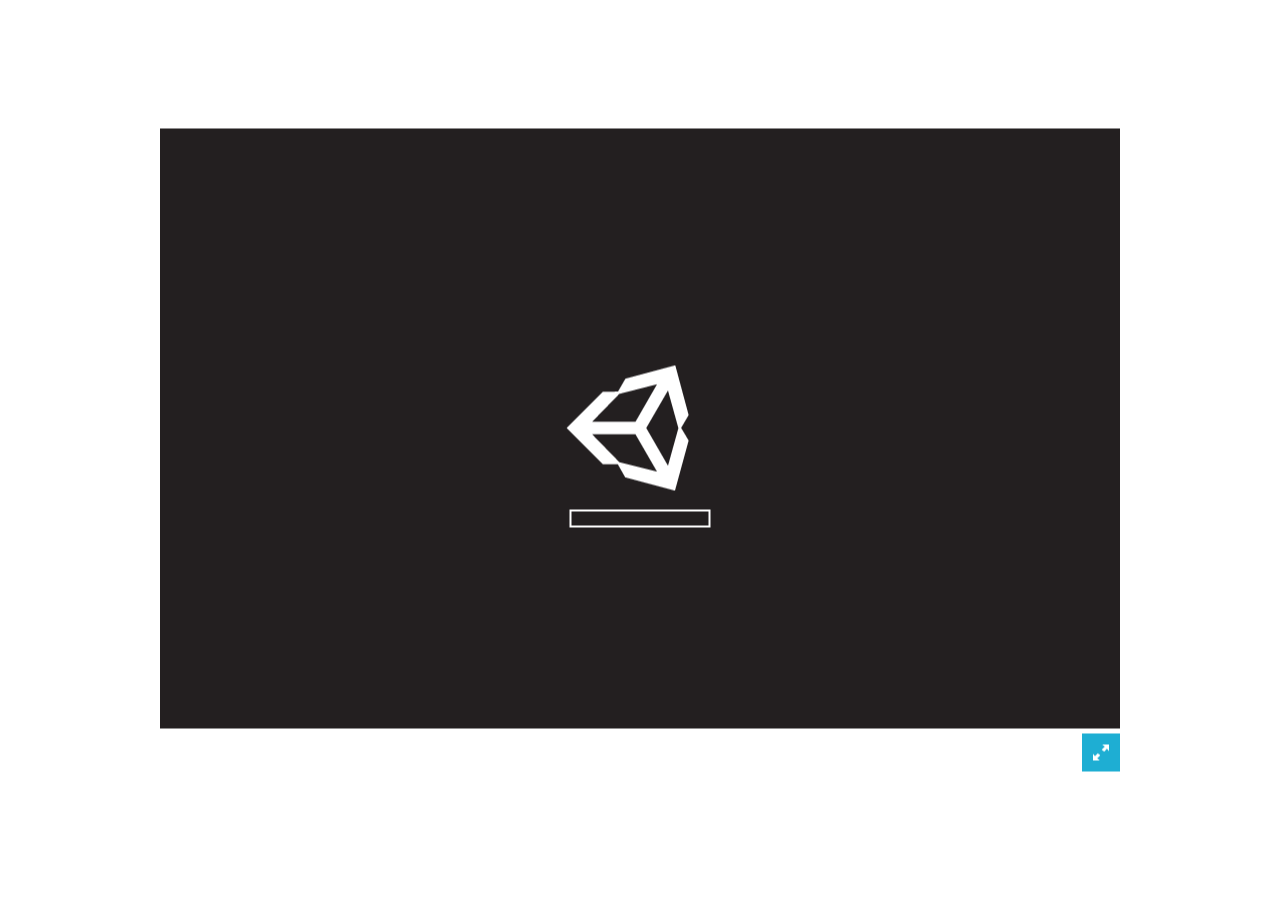
<file: legacy/games/slide/index.html>
<!DOCTYPE html>
<html lang="en">
<head>
    <meta charset="UTF-8">
    <meta http-equiv="X-UA-Compatible" content="IE=edge">
    <meta name="viewport" content="width=device-width, initial-scale=1.0">
    <title>Redirecting...</title>
</head>
<body>
    <meta http-equiv="Refresh" content="0; url='./player'" />
</body>
</html>
</file>
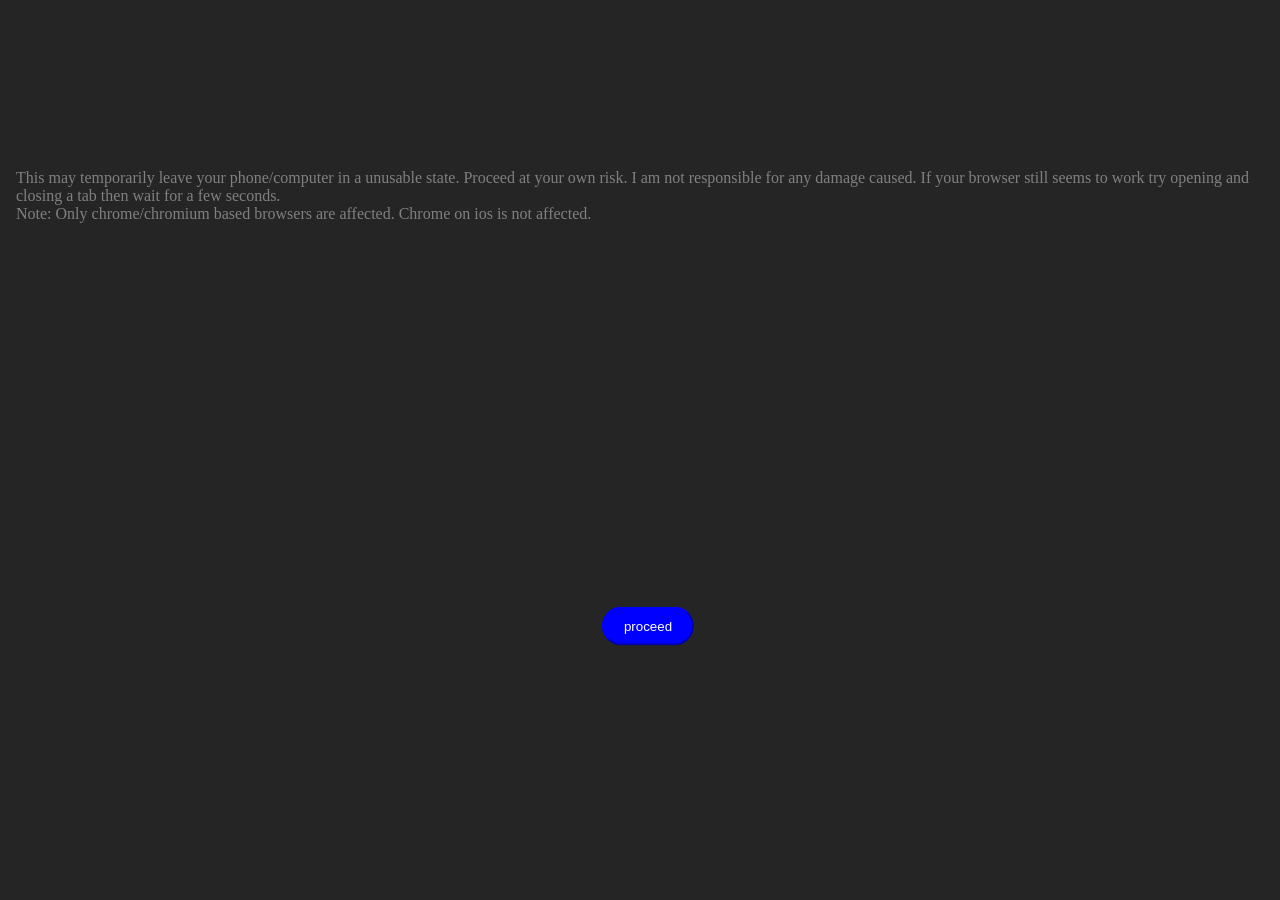
<file: legacy/projects/browser-crash/index.html>
<!DOCTYPE html>
<html lang="en">
<head>
  <meta charset="UTF-8">
  <meta name="viewport" content="width=device-width, initial-scale=1.0">
  <title>BrowserCrasher</title>
  <link rel="stylesheet" href="style.css"> 
</head>
<body>
  <p id="disappear">This may temporarily leave your phone/computer in a unusable state. Proceed at your own risk. I am not responsible for any damage caused.  If your browser still seems to work try opening and closing a tab then wait for a few seconds. <br> Note: Only chrome/chromium based browsers are affected. Chrome on ios is not affected.</p>
  <button id="btn" onclick="Crash()">proceed</button>
  <script src="script.js"></script>
</body>
</html>
</file>
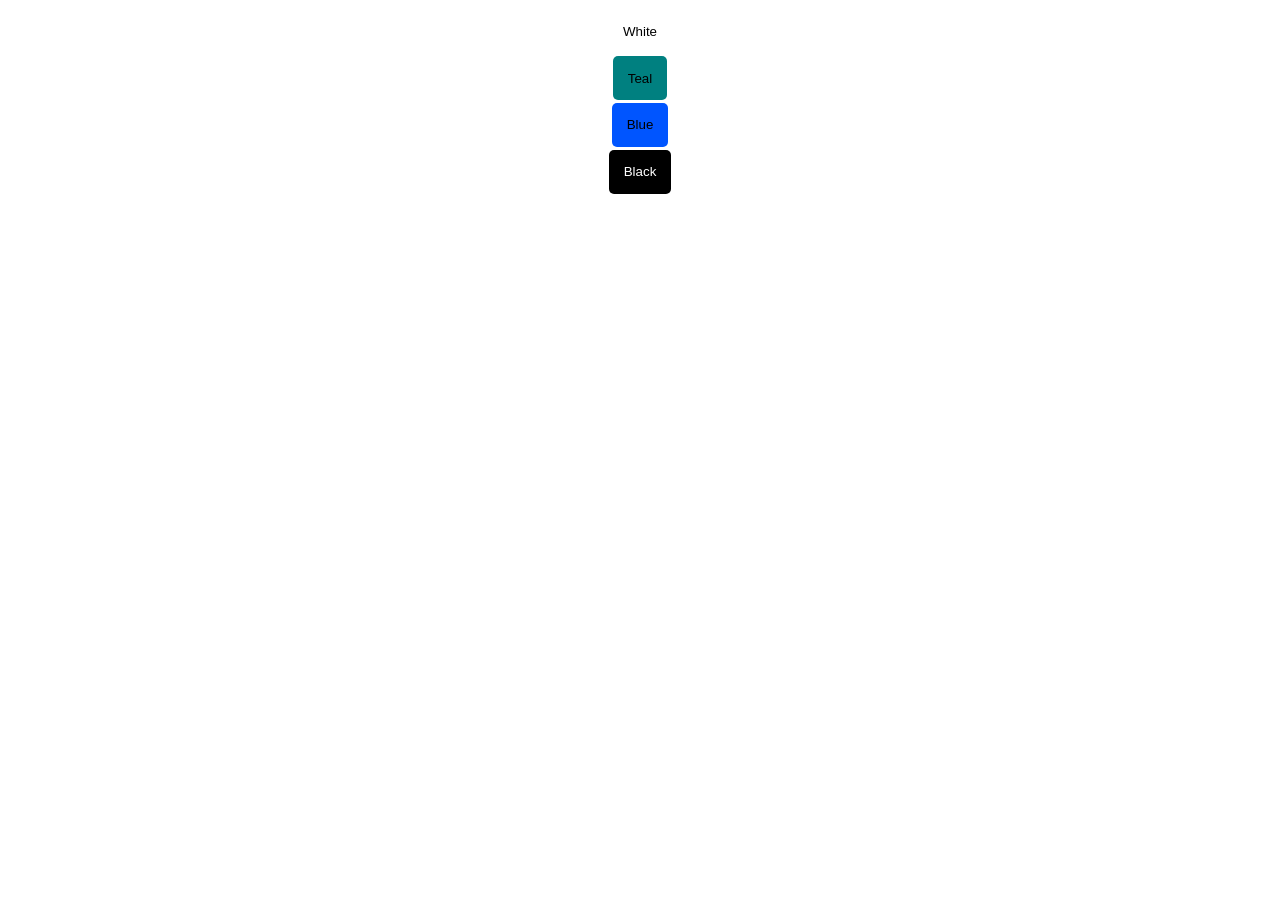
<file: legacy/projects/change-website-bg/index.html>
<!DOCTYPE html>
<html lang="en">
<head>
  <meta charset="UTF-8">
  <meta name="viewport" content="width=device-width, initial-scale=1.0">
  <title>Change website bg</title>
  <link rel="stylesheet" href="style.css">
  <script src="script.js"></script>
</head>
<body id="bdy">
  <div class="btn-div">
    <button onclick="white()" class="btn White">White</button>
    <button onclick="Teal()" class="btn Teal">Teal</button>
    <button onclick="Blue()" class="btn Blue">Blue</button>
    <button onclick="Black()" class="btn Black">Black</button>
  </div>
</body>
</html>
</file>
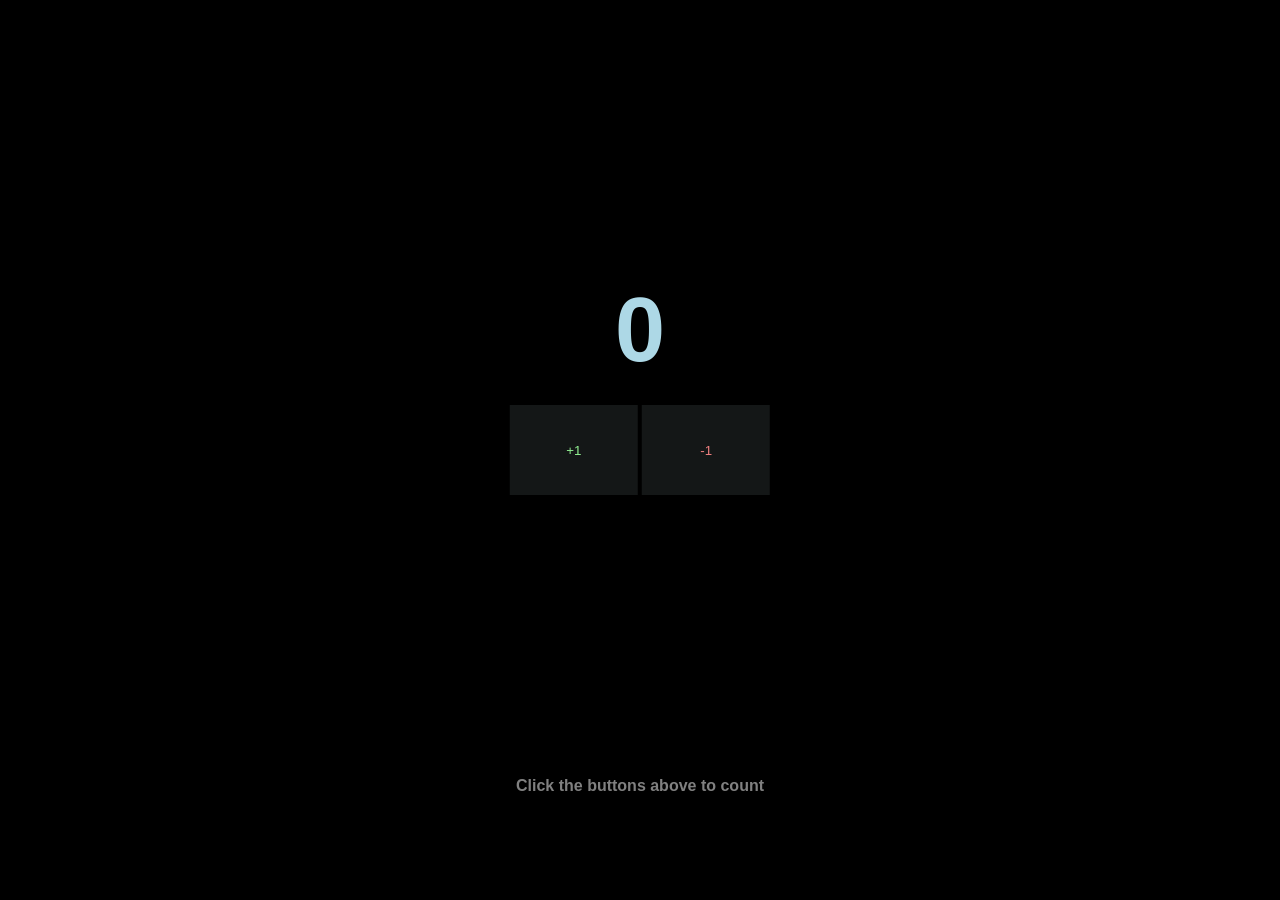
<file: legacy/projects/counter/index.html>
<!DOCTYPE html>
<html lang="en">
<head>
  <meta charset="UTF-8">
  <meta name="viewport" content="width=device-width, initial-scale=1.0">
  <title>Counter</title>
  <link rel="stylesheet" href="./index.css">
</head>
<body>
  <div>
    <h1 class="count"></h1>
    <div class="button-div">
      <button class="plus" onclick="plus()">+1</button>
      <button class="minus" onclick="minus()">-1</button>
    </div>
  </div>
  <br>
  <h4 class="instructions">Click the buttons above to count</h2>
  <script src="./app.js"></script>
</body>
</html>
</file>
<file: css/styles.css>
/* One page, a quiet interface, and room for the photographs. */
:root{--paper:#fafaf8;--paper-2:#eeefec;--ink:#20211f;--grey:#777973;--hair:#dedfd9;--max:1200px;--gut:clamp(24px,6vw,80px);--serif:'Fraunces',Georgia,serif;--sans:'Inter',system-ui,sans-serif;--mono:'JetBrains Mono',monospace;--ease:cubic-bezier(.2,.6,.2,1)}
*,*::before,*::after{box-sizing:border-box}html{scroll-behavior:smooth;-webkit-text-size-adjust:100%}body{margin:0;background:var(--paper);color:var(--ink);font:16px/1.65 var(--sans);-webkit-font-smoothing:antialiased}h1,h2,h3,p,figure{margin:0}ol,ul{margin:0;padding:0;list-style:none}a{color:inherit}button{font:inherit;color:inherit;background:none;border:0;padding:0;cursor:pointer}img,picture,video{display:block;max-width:100%}.wrap{max-width:var(--max);margin:auto;padding-inline:var(--gut)}::selection{background:var(--ink);color:var(--paper)}:focus-visible{outline:2px solid currentColor;outline-offset:5px}.sr-only{position:absolute;width:1px;height:1px;padding:0;margin:-1px;overflow:hidden;clip:rect(0,0,0,0);white-space:nowrap}.skip-link{position:fixed;top:12px;left:12px;z-index:200;background:var(--paper);padding:12px;transform:translateY(-150%)}.skip-link:focus{transform:none}
/* A panoramic opening preserves the X-Pan's composition. */
.hero__stage{position:relative;display:flex;flex-direction:column;padding:30px var(--gut) 22px}.hero__inner{display:contents}.hero__header{order:0;display:grid;grid-template-columns:1fr 1fr;align-items:center}.hero__emoji{width:28px;height:28px}.hero__header a{justify-self:end;font:11px var(--mono);color:var(--grey);text-decoration:none;transition:color .2s,opacity .2s}.hero__header a:hover{color:var(--ink)}.hero__title{order:1;flex:none;display:grid;grid-template-columns:1fr 1fr;align-content:center;align-items:end;padding-block:40px 28px;max-width:1280px;width:100%;margin:auto;position:relative}.hero__hello{grid-column:1/-1;text-align:center;font:12px var(--mono);color:var(--grey);margin-bottom:0}.hero__name{grid-column:1/-1;justify-self:center;width:min(88%,450px);margin-left:0}.hero__name svg{width:100%;height:auto;overflow:visible}.hero__name path{fill:transparent;stroke:var(--ink);stroke-width:1.4;stroke-linejoin:round}.nl-1{stroke-dasharray:1659.0865;stroke-dashoffset:1659.0865;animation:draw 1.1s ease .1s forwards,fill .7s ease 1s forwards}.nl-2{stroke-dasharray:2888.7756;stroke-dashoffset:2888.7756;animation:draw 1.1s ease .25s forwards,fill .7s ease 1.2s forwards}.hero__intro{grid-column:1/-1;justify-self:center;text-align:center;font:300 clamp(19px,2vw,28px)/1.45 var(--serif);padding:12px 0 20px;letter-spacing:.12em}.hero__media{order:2;width:100%;max-width:1600px;margin-inline:auto;background:#121318;overflow:hidden}.hero__media img{width:100%;height:auto;aspect-ratio:7872/2912;object-fit:cover;animation:appear 1.1s ease}.hero__meta{order:3;display:flex;justify-content:space-between;align-items:center;margin-top:18px;font:10px var(--mono);letter-spacing:.02em;color:var(--grey)}.hero__cue{padding:8px 0}.hero__cue:hover{color:var(--ink)}@keyframes draw{to{stroke-dashoffset:0}}@keyframes fill{to{fill:var(--ink)}}@keyframes appear{from{opacity:0}to{opacity:1}}
/* Chat-like section markers with generously sized hit areas. */
.rail{touch-action:none;user-select:none;position:fixed;right:10px;top:50%;transform:translateY(-50%);z-index:70;display:flex;flex-direction:column;align-items:flex-end;padding:8px 2px;background:transparent;transition:padding .28s}
.rail__btn{position:relative;display:flex;align-items:center;justify-content:flex-end;width:40px;height:23px;padding:0 8px;transition:height .3s var(--ease)}
.rail__dot{height:3px;width:11px;border-radius:3px;background:var(--ink);opacity:.28;transform-origin:right center;transition:width .3s var(--ease),opacity .25s,transform .3s var(--ease)}
.rail__btn.is-active .rail__dot{width:23px;opacity:.8}
.rail__label{position:absolute;right:calc(100% + 4px);white-space:nowrap;font:10px var(--mono);padding:6px 9px;opacity:0;transform:translateX(6px) scale(.96);transform-origin:right;pointer-events:none;transition:opacity .2s,transform .25s var(--ease)}
.rail__btn:focus-visible .rail__label{opacity:1;transform:none}
body::after{content:"";position:fixed;inset:0;background:radial-gradient(ellipse 100% 90% at 100% 50%,rgba(0,0,0,.82) 0%,rgba(0,0,0,.68) 24%,rgba(0,0,0,.28) 60%,transparent 100%);opacity:0;pointer-events:none;z-index:69;transition:opacity .2s}
body.rail-dragging::after{opacity:1}

.rail.is-dragging .rail__label{color:#fff;opacity:1;transform:none;padding-block:4px}
.rail.is-dragging .rail__dot{background:#fff;opacity:.6}
.rail.is-dragging .rail__btn.is-active .rail__dot{opacity:1}
.rail:focus-within .rail__dot{opacity:.55}.rail__btn:focus-visible .rail__dot{width:28px;opacity:1}
@media(hover:hover) and (pointer:fine){.rail:hover{padding-block:11px}.rail:hover .rail__btn{height:27px}.rail:hover .rail__dot{width:17px;opacity:.55}.rail:hover .rail__btn.is-active .rail__dot{width:25px;opacity:.85}.rail .rail__btn:hover .rail__dot{width:30px;opacity:1;transform:scaleY(1.25)}.rail__btn:has(+ .rail__btn:hover) .rail__dot,.rail__btn:hover + .rail__btn .rail__dot{width:22px}.rail__btn:hover .rail__label{opacity:1;transform:none}}
@media(hover:none),(pointer:coarse){.rail__btn{width:36px;height:44px}.rail__btn:active .rail__dot{width:25px;opacity:1}}

.section{padding-block:clamp(70px,9vw,120px);border-top:1px solid var(--hair)}.section-head{display:flex;align-items:baseline;gap:18px;margin-bottom:42px}.idx{font:11px var(--mono);color:var(--grey)}h2{font:300 clamp(30px,4vw,46px)/1.15 var(--serif);letter-spacing:-.035em}#work .section-note{text-transform:none}.section-note{margin-left:auto;font:10px var(--mono);color:var(--grey);text-transform:uppercase;letter-spacing:.03em}.section-intro{color:var(--grey);font-size:14px;margin-top:-20px;margin-bottom:48px;max-width:55ch}
.work{display:grid;gap:0}.work__item{display:grid;grid-template-columns:48px 1fr 1.2fr;column-gap:24px;border-top:1px solid var(--hair);padding-block:32px}.work__no{font:11px var(--mono);color:var(--grey);padding-top:10px}.work h3{font:400 clamp(27px,3vw,38px)/1.2 var(--serif);letter-spacing:-.03em}.work__subtitle{display:block;margin-top:10px;color:var(--grey);font-size:12px;line-height:1.6}.work__description{grid-column:3;grid-row:1/3;color:#5e605a;font-size:14px;max-width:48ch}.tags{grid-column:2;display:flex;flex-wrap:wrap;gap:5px 12px;margin-top:16px}.tag{font:10px var(--mono);color:var(--grey)}.links{grid-column:3;display:flex;gap:22px;margin-top:20px}.links a{font:11px var(--mono);text-decoration:none;border-bottom:1px solid var(--hair);padding-bottom:3px}.links a:hover{border-color:var(--ink)}
/* Event chapters pair personal stories with photographs in their own proportions. */
.section--experience{padding-block:56px}.section--experience .section-head{margin-bottom:28px}.section--experience h2{font-size:clamp(26px,3vw,34px)}.experience-grid{display:grid;grid-template-columns:1.2fr 1fr;gap:40px}.experience-group{border-top:1px solid var(--hair);padding-top:20px}.experience-group h3{font:400 24px/1.3 var(--serif);letter-spacing:-.025em;margin-bottom:14px}.experience-caption{margin-left:auto;color:var(--grey);font:10px/1.6 var(--mono)}.experience-rows{margin:0}.experience-rows>div{padding-block:16px;border-top:1px solid var(--hair)}.experience-rows dt{font:500 14px/1.5 var(--sans);margin-bottom:5px}.experience-rows dd{margin:0;color:#62645e;font-size:12px;line-height:1.8;max-width:52ch}
@media(max-width:850px){.section--experience .section-head{flex-wrap:wrap}.experience-caption{flex-basis:100%;margin-left:29px;margin-top:-8px}}
@media(max-width:600px){.experience-caption{margin-left:23px}.experience-grid{grid-template-columns:1fr;gap:24px}.section--experience{padding-block:40px}}
.timeline{display:grid;gap:70px}
.memory-event{border-top:1px solid var(--hair);padding-top:32px}
.memory-event__layout{display:grid;grid-template-columns:minmax(0,.85fr) minmax(0,1.35fr);gap:clamp(28px,5vw,64px);align-items:start}
.memory-event__story{position:sticky;top:32px}
.memory-event__period{display:block;font:10px var(--mono);color:var(--grey);margin-bottom:14px}
.memory-event h3{font:400 clamp(25px,2.6vw,32px)/1.3 var(--serif);letter-spacing:-.025em;margin-bottom:20px}
.memory-event__story p{font-size:14px;line-height:1.9;color:#62645e;max-width:46ch}
.memory-event__link{display:inline-block;margin-top:20px;font:11px/1.7 var(--mono);text-decoration:none;border-bottom:1px solid var(--hair);padding-bottom:3px}.memory-event__link:hover{border-color:var(--ink)}
.memory-event__gallery{display:grid;grid-template-columns:repeat(2,minmax(0,1fr));gap:26px 18px;align-items:center;min-width:0}
.memory-event__gallery[data-count="3"]>.memory-photo:first-child:not(.memory-photo--portrait){grid-column:1/-1}
.memory-event__gallery[data-count="3"]>.memory-photo:nth-child(3):last-child{align-self:start}

.memory-photo{min-width:0}.memory-photo--portrait{width:82%;justify-self:center}
.memory-photo img{width:100%;height:auto}
.memory-photo figcaption{font:10px/1.7 var(--sans);color:var(--grey);margin-top:10px}
.memory-photo time{display:block;text-transform:lowercase;font:9px/1.7 var(--mono);margin-top:3px}
.memory-video{grid-column:1/-1}.tl__video{background:#101010}.tl__video video{display:block;width:100%;height:auto}
.memory-video figcaption{display:flex;align-items:baseline;justify-content:space-between;gap:16px;margin-top:12px;font:10px/1.7 var(--mono);color:var(--grey)}
.video-sound{padding:6px 0;white-space:nowrap;border-bottom:1px solid var(--hair);color:var(--ink)}
.media-btn{display:block;width:100%;position:relative;overflow:hidden}.media-btn img{height:auto;max-width:100%;transition:filter .3s}.media-btn:hover img{filter:brightness(1.06)}
/* Curated row order, with generous margins around the smaller frames. */
.lens{--photo-max-height:680px;display:grid;grid-template-columns:1fr 1fr;gap:52px 32px;align-items:center}
.lens__figure{width:100%;max-width:min(var(--photo-width),calc(var(--photo-max-height) * var(--photo-ratio)));justify-self:center}
.lens__landscape{grid-column:1/-1}.lens img{width:100%;height:auto}.exif{display:block;margin-top:12px;font:9px/1.8 var(--mono);color:var(--grey)}
.site-foot{padding-block:90px 30px;border-top:1px solid var(--hair)}.foot__lead{font:300 clamp(42px,6vw,72px) var(--serif);letter-spacing:-.035em}.foot__links{display:flex;gap:32px;margin-top:25px}.foot__links a{font:11px var(--mono);text-decoration:none;border-bottom:1px solid var(--hair);padding-bottom:5px}.foot__base{display:flex;justify-content:space-between;gap:16px;margin-top:70px;border-top:1px solid var(--hair);padding-top:20px;font:10px var(--mono);color:var(--grey)}
.reveal{opacity:1}.js-ready .reveal{opacity:0;transform:translateY(14px);transition:opacity .65s var(--ease),transform .65s var(--ease)}.js-ready .reveal.is-in{opacity:1;transform:none}
.lb{position:fixed;inset:0;width:100%;height:100dvh;z-index:100;background:#101110;color:#f5f5f3;display:grid;grid-template-rows:minmax(0,1fr) auto;padding:60px clamp(24px,5vw,70px) 24px}.lb[hidden]{display:none}.lb__stage{position:relative;min-width:0;min-height:0;overflow:hidden}.lb__stage img{position:absolute;inset:0;margin:auto;max-width:min(100%,var(--image-max-width,100%));max-height:min(100%,var(--image-max-height,100%));width:auto;height:auto;object-fit:contain}.lb__meta{display:flex;justify-content:space-between;flex-wrap:wrap;gap:12px;padding-top:22px;font:10px/1.8 var(--mono);color:#bdbeb9}.lb__meta a{color:#fff}.lb__close{position:absolute;right:28px;top:18px;padding:8px;font:11px var(--mono)}.lb__nav{position:absolute;top:50%;transform:translateY(-50%);font-size:24px;padding:16px;background:#10111099;border-radius:50%}.lb__nav--prev{left:8px}.lb__nav--next{right:8px}.lb__nav[hidden]{display:none}
@media(min-width:1700px){.hero__stage{padding-inline:max(var(--gut),calc((100vw - 1600px)/2))}}
@media(max-width:850px){.section-note{display:none}.memory-event__layout{grid-template-columns:1fr;gap:28px}.memory-event__story{position:static}.memory-event__story p{max-width:65ch}.memory-event__gallery{max-width:640px;width:100%}.hero__intro{font-size:21px;padding-left:24px}.work__item{grid-template-columns:35px 1fr 1.2fr;column-gap:16px}}
@media(max-width:600px){:root{--gut:24px}.hero__stage{padding-top:25px}.hero__emoji{width:24px;height:24px}.hero__title{grid-template-columns:1fr;padding-block:40px 26px}.hero__name{width:min(84%,320px);margin-left:0}.hero__intro{padding:20px 0 0;font-size:22px}.hero__media img{aspect-ratio:1.55;object-position:65% center}.hero__meta{font-size:8px}.rail{right:2px}.rail__btn{width:30px;padding-inline:6px}.rail__dot{width:7px}.rail__btn.is-active .rail__dot{width:16px}.section-head{gap:12px;margin-bottom:30px}h2{font-size:31px}.section-intro{margin-top:-8px;margin-bottom:32px}.work__item{grid-template-columns:28px 1fr;row-gap:6px}.work__description{grid-column:2;grid-row:auto;margin-top:10px}.tags,.links{grid-column:2;margin-top:12px}.timeline{gap:48px}.memory-event{padding-top:24px}.memory-event h3{font-size:27px;margin-bottom:14px}.memory-event__story p{font-size:13px;line-height:1.85}.memory-event__gallery{gap:22px 12px}.memory-video figcaption{flex-wrap:wrap;gap:4px 16px}.lens{--photo-max-height:560px;gap:32px;grid-template-columns:1fr}.lens figure:first-child{grid-column:auto}.lens figure:nth-child(n){width:100%}.lens figure:last-child{width:min(100%,360px)}.exif{font-size:9px}.foot__base{flex-wrap:wrap}.lb{padding:65px 18px 24px}.lb__meta{font-size:9px}}
@media(prefers-reduced-motion:reduce){html{scroll-behavior:auto}body::after,.rail,.rail__btn,.rail__dot,.rail__label{transition:none}.js-ready .reveal{opacity:1;transform:none;transition:none}.hero__name path{animation:none;fill:var(--ink);stroke-dashoffset:0}.hero__media img{animation:none}.media-btn img{transition:none}}
</file>
<file: legacy/beta/styles.css>
/* Hide scrollbar for Chrome, Safari and Opera */
body::-webkit-scrollbar {
  display: none;
}
html, body{
  background-color: black;
  margin: 0px;
  padding: 0px;
  width: 100vw;
  height: 300vh;
  scroll-snap-type: y proximity;
  scroll-behavior: smooth;
  /* Hide scrollbars*/
  overflow-x: hidden; /* Hide vertical scrollbar */
  -ms-overflow-style: none;  /* IE and Edge */
  scrollbar-width: none;  /* Firefox */
}
*{
  padding: 0;
  margin: 0;
}
section{
  height: 100vh;
  width: 100vw;
  background-color: black;
  color: white;
  font-family: 'Roboto', sans-serif;
  margin: 0px;
  padding: 0px;
  scroll-snap-align: center;
  box-sizing:border-box;
}
.content{
  display: block;
  text-align: center;
  position: relative;
  top: 40%;
  font-size: 4vh;
  color: grey;
  background: transparent;
  margin: 0px;
  padding: 0px;
}
.title{
  color: lightblue;
  font-size:5vh;
  margin: 0px;
  padding: 0px;
}
.arrow{
  height: 2rem;
  width: 2rem;
  background-color: transparent;
  border-bottom: 0.4vw lightblue solid;
  border-right: 0.4vw lightblue solid;
  position: relative;;
  left: 48vw;
  top: 60vh;
  transform: rotate(45deg);
}
.fa{
  text-decoration: none;
  color: grey;
  margin: 1%;
  font-size: 3.8vh !important;
}
.nav{
  margin: 0;
  padding: 0;
  position: fixed;
  height: 9vh;
  bottom: 0%;
  width: 100vw;
  /*background-color: #1e1e1e;*/
}
.social{
  height: 100%;
  width: 100%;
  display: flex;
  align-items: center;
  justify-content: flex-end;
  position: relative;
}
.projectDiv{
  background-color: #282828;
  color: white;
  min-width: 20vh;
  max-width: 200px;
  min-height: 20vh;
  max-height: 200px;
  font-family: 'Roboto', sans-serif;
  border-radius: 5px;
  margin: 5px;
}
.projectTitle{
  margin-bottom: 1%;
  padding-top: 3%;
  padding-left: 3%;
}
.projectSnippet{
  color: rgb(199, 199, 199);
  text-decoration: none;
  padding-top: 3%;
  padding-bottom: 3%;
  padding-left: 3%;
  font-size: 2vh;
}
.projectLink{
  text-decoration: none;
}
.projectWrapper{
  display: grid;
  grid-template-columns: 1 auto auto;
  grid-gap: 5px;
}
.projects{
  display: flex;
  justify-content: center;
  align-items: center;
}
</file>
<file: legacy/projects/browser-crash/style.css>
html, body{
  background-color: #252525;
}
#disappear{
  color: gray;
  position: relative;
  top: 20vh;
  left: 50vw;
  transform: translate(-50%,-50%);
}
#btn{
  position: relative;
  top: 60vh;
  left: 50vw;
  transform: translate(-50%,-50%);
  background-color: blue;
  color: white;
  border-color: blue;
  padding-left: 20px;
  padding-right: 20px;
  padding-top: 10px;
  padding-bottom: 10px;
  border-radius: 50px;
}
</file>
<file: legacy/projects/change-website-bg/style.css>
.btn-div{
  display: flex;
  flex-direction: column;
  justify-content: center;
  align-items: center;
}
.btn{
  padding: 1%;
  margin: 0.1%;
  border-radius: 5px;
  border-color: transparent;
}
.btn:hover{
  opacity:0.75 ;
}
.White{
  background-color: White;
}
.Teal{
  background-color: teal;
}
.Blue{
  background-color: #05f;
}
.Black{
  background-color: black;
  color: White;
}
</file>
<file: legacy/projects/counter/index.css>
html, body{
  background-color: black;
  color: grey;
  font-family: sans-serif, Helvetica;
  height: 90vh;
  display: flex;
  justify-content: center;
  align-items: center;
}
.count{
  color: lightblue;
  position: absolute;
  top: 30%;
  left: 50%;
  transform: translate(-50%, -50%);
  font-size: 10vh;
}
.button-div button{
  background-color: #141717;
  border: none;
  height: 10vh;
  width: 10vw;
}
.button-div{
  position: absolute;
  top: 50%;
  left: 50%;
  transform: translate(-50%, -50%);
}
.plus{
  color: lightgreen;
}
.minus{
  color: lightcoral;
}
.instructions{
  position: absolute;
  top: 85%;
  left:50%;
  transform: translate(-50%, -50%);
}
</file>
